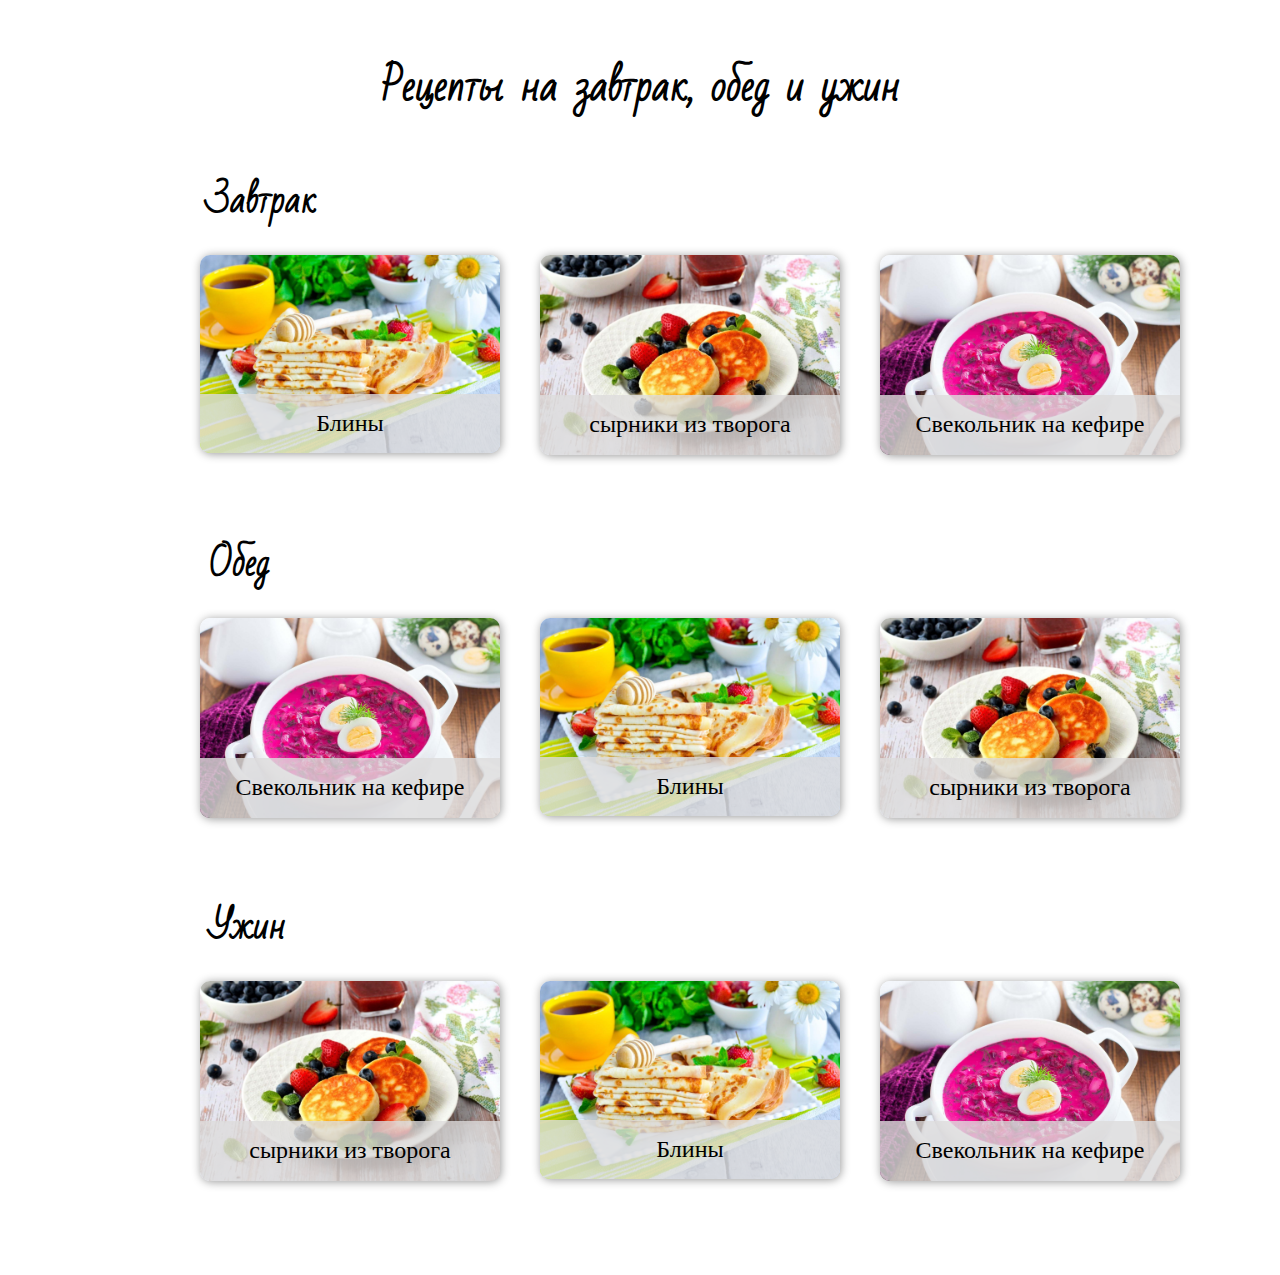
<file: index.html>
<!DOCTYPE html>
<html>
<head>
  <title>Рецепты на завтрак, обед и ужин</title>
  <link rel="stylesheet" type="text/css" href="style.css">
  <link rel="icon" type="image/png" href="/img/icon.png">

</head>
<body>
  <div class="container">
    <h1 class="title">Рецепты на завтрак, обед и ужин</h1>


    <h2 class="meal_time">Завтрак</h2>
    <div id="breakfast-menu" class="menu">
      
      <a href="/recipes/recipe1.html">
        <div class="food-container">
          <img src="img/blin/blin.jpg" alt="Картинка">
          <div class="food-overlay">
              <div class="food-text">Блины</div>
          </div>
      </div>
      </a>

      <a href="/recipes/recipe2.html">
        <div class="food-container">
          <img src="img/sirnik/sirnik.jpg" alt="Картинка">
          <div class="food-overlay">
              <div class="food-text">сырники из творога</div>
          </div>
      </div>
      </a>

      <a href="/recipes/recipe3.html">
        <div class="food-container">
          <img src="img/svekolnik/ssvekol.jpg" alt="Картинка">
          <div class="food-overlay">
              <div class="food-text">Свекольник на кефире </div>
          </div>
      </div>
      </a>

      
  
      
      
      
    </div>

    <h2 class="meal_time">Обед</h2>
    <div id="lunch-menu" class="menu">



      <a href="/recipes/recipe3.html">
        <div class="food-container">
          <img src="img/svekolnik/ssvekol.jpg" alt="Картинка">
          <div class="food-overlay">
              <div class="food-text">Свекольник на кефире </div>
          </div>
      </div>
      </a>

      <a href="/recipes/recipe1.html">
        <div class="food-container">
          <img src="img/blin/blin.jpg" alt="Картинка">
          <div class="food-overlay">
              <div class="food-text">Блины</div>
          </div>
      </div>
      </a>

      <a href="/recipes/recipe2.html">
        <div class="food-container">
          <img src="img/sirnik/sirnik.jpg" alt="Картинка">
          <div class="food-overlay">
              <div class="food-text">сырники из творога</div>
          </div>
      </div>
      </a>

      
     

    </div>

    <h2 class="meal_time">Ужин</h2>
    <div id="dinner-menu" class="menu">

      <a href="/recipes/recipe2.html">
        <div class="food-container">
          <img src="img/sirnik/sirnik.jpg" alt="Картинка">
          <div class="food-overlay">
              <div class="food-text">сырники из творога</div>
          </div>
      </div>
      </a>

      <a href="/recipes/recipe1.html">
        <div class="food-container">
          <img src="img/blin/blin.jpg" alt="Картинка">
          <div class="food-overlay">
              <div class="food-text">Блины</div>
          </div>
      </div>
      </a>

      

      <a href="/recipes/recipe3.html">
        <div class="food-container">
          <img src="img/svekolnik/ssvekol.jpg" alt="Картинка">
          <div class="food-overlay">
              <div class="food-text">Свекольник на кефире </div>
          </div>
      </div>
      </a>

    </div>
    
  </div>

  
  





  
</body>
</html>
</file>
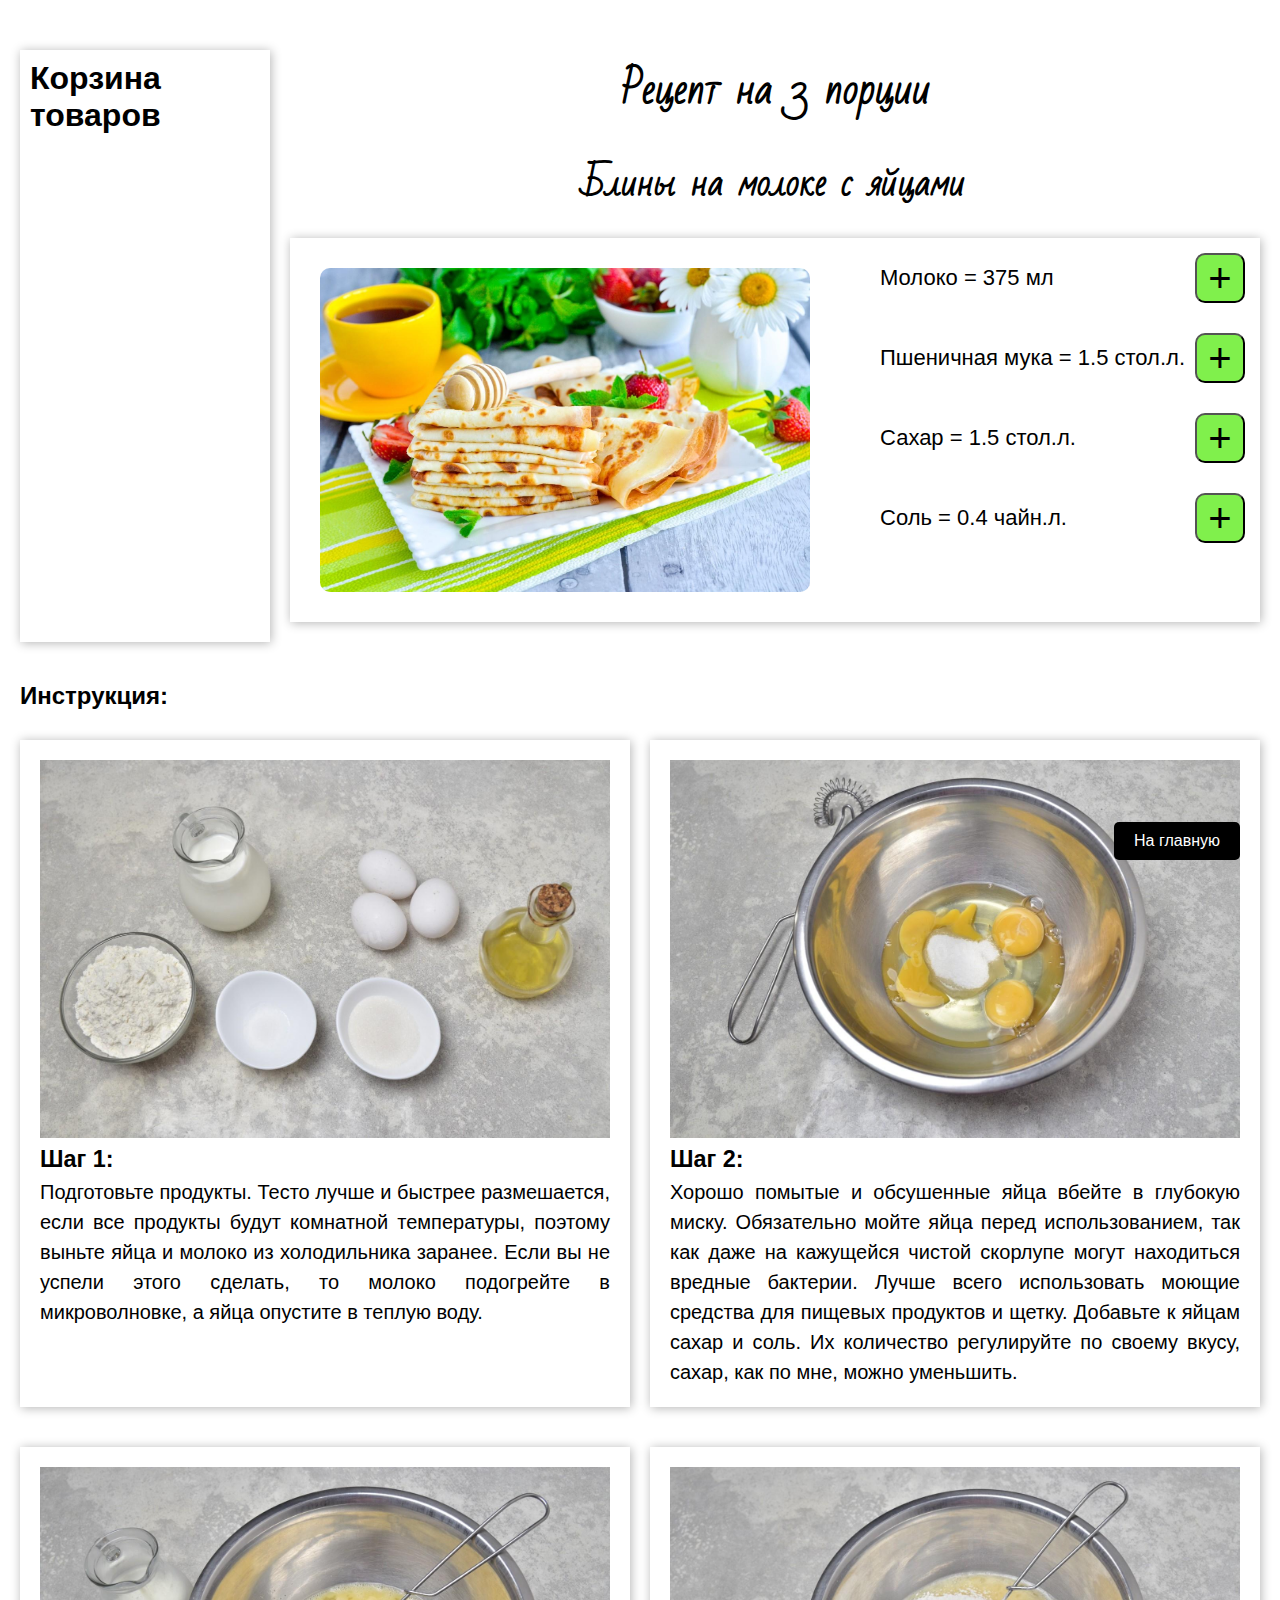
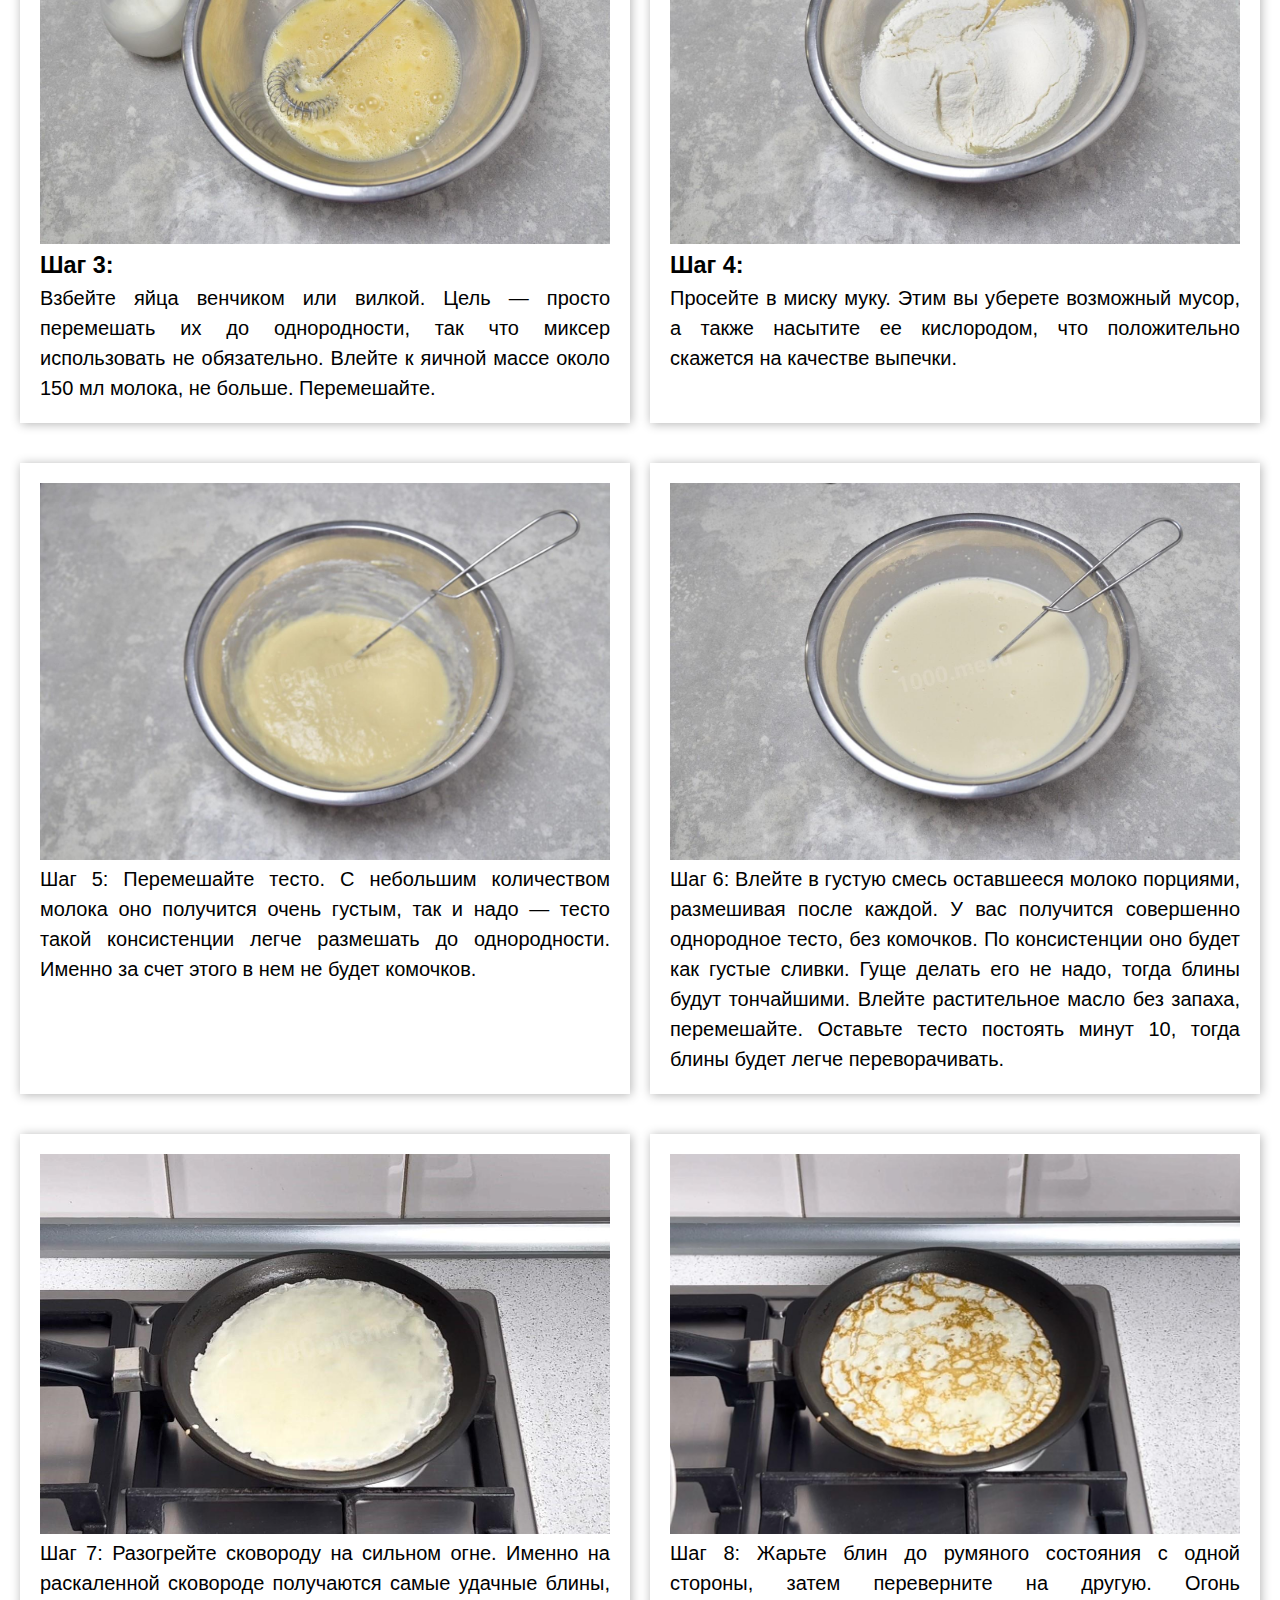
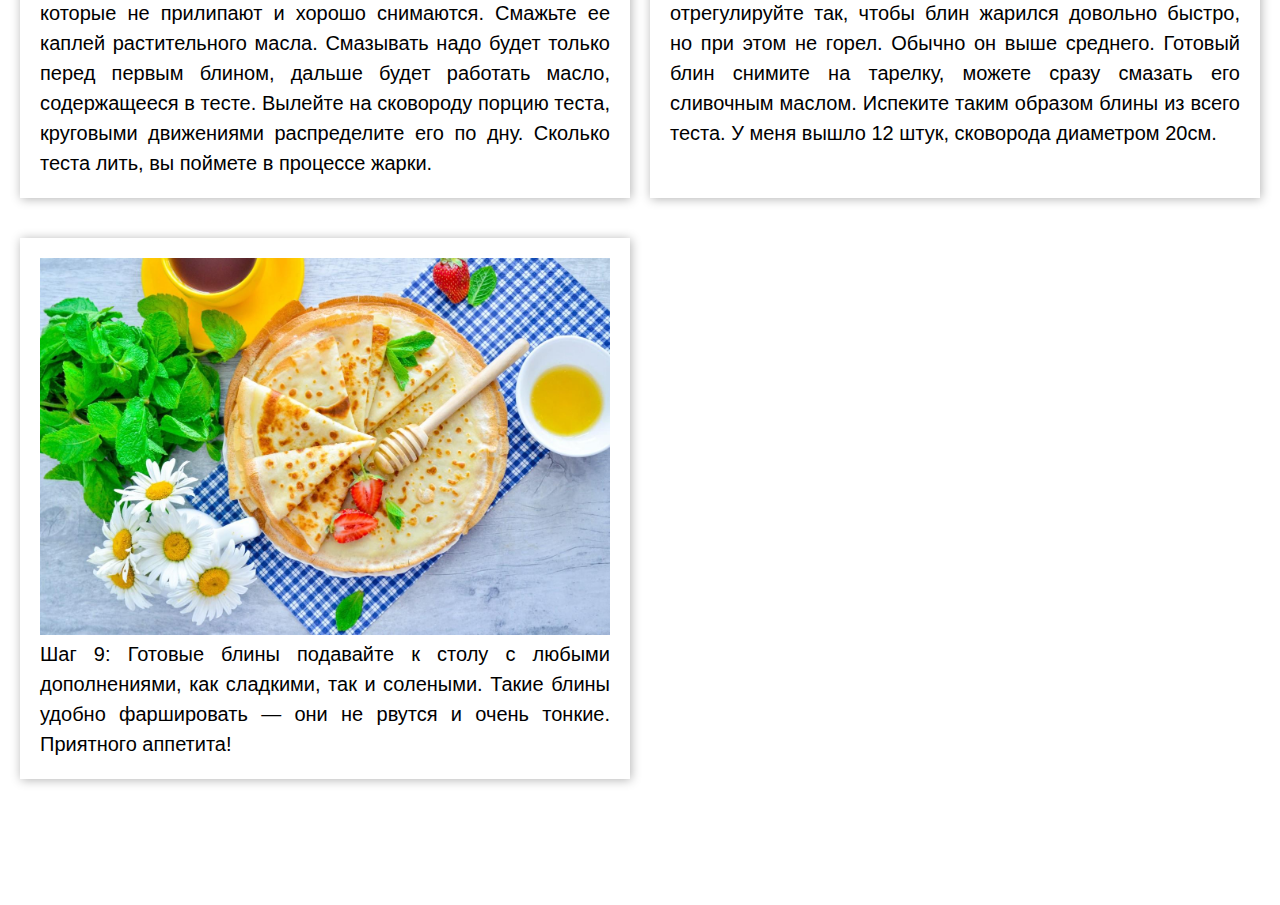
<file: recipes/recipe1.html>
<!DOCTYPE html>
<html>

<head>
  <title>Рецепт</title>
  <link rel="stylesheet" type="text/css" href="style.css">
</head>

<body>
  <div class="container">
    <div class="recipes">
      <aside class="basket">
        <ul class="basket-list">
          <h1>Корзина товаров</h1>
          <!-- <li>hello</li>
        <li>hello</li>
        <li>hello</li> -->
        </ul>
      </aside>


      <div class="recipe">
        <h1 class="title">Рецепт на 3 порции</h1>

        <h2 class="subtitle">Блины на молоке с яйцами </h2>
        <div class="recipe-container">
          <img class="recipe-image" src="/img/blin/blin.jpg" alt="Готовое блюдо">
          <div class="recipe-texts">
            <div class="recipe-text">
              <p><span>Молоко</span> = 375 мл</p>
              <button class="btn">&#43;</button>
            </div>
            <div class="recipe-text">
            <p><span>Пшеничная мука</span> = 1.5 стол.л.</p>
            <button class="btn">+</button>
          </div>
          <div class="recipe-text">
            <p><span>Сахар</span> = 1.5 стол.л.</p>
            <button class="btn">+</button>
          </div>
          <div class="recipe-text">
            <p><span>Соль</span> = 0.4 чайн.л.</p>
            <button class="btn">+</button>
          </div>
        </div>

      </div>
    </div>




    <div class="steps">
      <h2 class="instruction">Инструкция:</h2>
      <div class="steps-container">
        <div class="step">
          <img class="step-image" src="/img/blin/step-1.jpg" alt="Шаг 1">
          <div class="step-text">
            <h3>Шаг 1:</h3>
            <p> Подготовьте продукты.
              Тесто лучше и быстрее размешается,
              если все продукты будут комнатной
              температуры, поэтому выньте яйца
              и молоко из холодильника заранее.
              Если вы не успели этого сделать,
              то молоко подогрейте в микроволновке,
              а яйца опустите в теплую воду.
            </p>
          </div>
        </div>

        <div class="step">
          <img class="step-image" src="/img/blin/step-2.jpg" alt="Шаг 1">
          <div class="step-text">
            <h3>Шаг 2:</h3>
            <p>Хорошо помытые и обсушенные яйца вбейте в глубокую миску. Обязательно мойте яйца перед
              использованием, так как даже на кажущейся чистой скорлупе могут находиться вредные бактерии. Лучше всего
              использовать моющие средства для пищевых продуктов и щетку. Добавьте к яйцам сахар и соль. Их количество
              регулируйте по своему вкусу, сахар, как по мне, можно уменьшить.
            </p>
          </div>
        </div>

        <div class="step">
          <img class="step-image" src="/img/blin/step-3.jpg" alt="Шаг 1">
          <div class="step-text">
            <h3>Шаг 3:</h3>
            <p> Взбейте яйца венчиком или вилкой. Цель — просто перемешать их до однородности, так что миксер
              использовать не обязательно. Влейте к яичной массе около 150 мл молока, не больше. Перемешайте.
            </p>
          </div>
        </div>

        <div class="step">
          <img class="step-image" src="/img/blin/step-4.jpg" alt="Шаг 1">
          <div class="step-text">
            <h3>Шаг 4:</h3>
            <p> Просейте в миску муку. Этим вы уберете возможный мусор, а также насытите ее кислородом, что
              положительно скажется на качестве выпечки.
            </p>
          </div>
        </div>


        <div class="step">
          <img class="step-image" src="/img/blin/step-5.jpg" alt="Шаг 1">
          <div class="step-text">
            <p>Шаг 5: Перемешайте тесто. С небольшим количеством молока оно получится очень густым, так и надо — тесто
              такой консистенции легче размешать до однородности. Именно за счет этого в нем не будет комочков.
            </p>
          </div>
        </div>

        <div class="step">
          <img class="step-image" src="/img/blin/step-6.jpg" alt="Шаг 1">
          <div class="step-text">
            <p>Шаг 6: Влейте в густую смесь оставшееся молоко порциями, размешивая после каждой. У вас получится
              совершенно однородное тесто, без комочков. По консистенции оно будет как густые сливки. Гуще делать его
              не
              надо, тогда блины будут тончайшими. Влейте растительное масло без запаха, перемешайте. Оставьте тесто
              постоять минут 10, тогда блины будет легче переворачивать.
            </p>
          </div>
        </div>

        <div class="step">
          <img class="step-image" src="/img/blin/step-7.jpg" alt="Шаг 1">
          <div class="step-text">
            <p>Шаг 7: Разогрейте сковороду на сильном огне. Именно на раскаленной сковороде получаются самые удачные
              блины, которые не прилипают и хорошо снимаются. Смажьте ее каплей растительного масла. Смазывать надо
              будет
              только перед первым блином, дальше будет работать масло, содержащееся в тесте. Вылейте на сковороду
              порцию
              теста, круговыми движениями распределите его по дну. Сколько теста лить, вы поймете в процессе жарки.
            </p>
          </div>
        </div>

        <div class="step">
          <img class="step-image" src="/img/blin/step-8.jpg" alt="Шаг 1">
          <div class="step-text">
            <p>Шаг 8: Жарьте блин до румяного состояния с одной стороны, затем переверните на другую. Огонь
              отрегулируйте
              так, чтобы блин жарился довольно быстро, но при этом не горел. Обычно он выше среднего. Готовый блин
              снимите
              на тарелку, можете сразу смазать его сливочным маслом. Испеките таким образом блины из всего теста. У
              меня
              вышло 12 штук, сковорода диаметром 20см.
            </p>
          </div>
        </div>

        <div class="step">
          <img class="step-image" src="/img/blin/step-9.jpg" alt="Шаг 1">
          <div class="step-text">
            <p>Шаг 9: Готовые блины подавайте к столу с любыми дополнениями, как сладкими, так и солеными. Такие блины
              удобно фаршировать — они не рвутся и очень тонкие. Приятного аппетита!
            </p>
          </div>
        </div>
      </div>
    </div>


    <br>
    <!-- <a href="ingredient-list.html">Добавить ингредиенты в список</a> -->
  </div>
  <br>


  <a href="/index.html" class="back-to-top">На главную</a>
  </div>


  </div>

  <script src=".././script.js"></script>
</body>

</html>
</file>
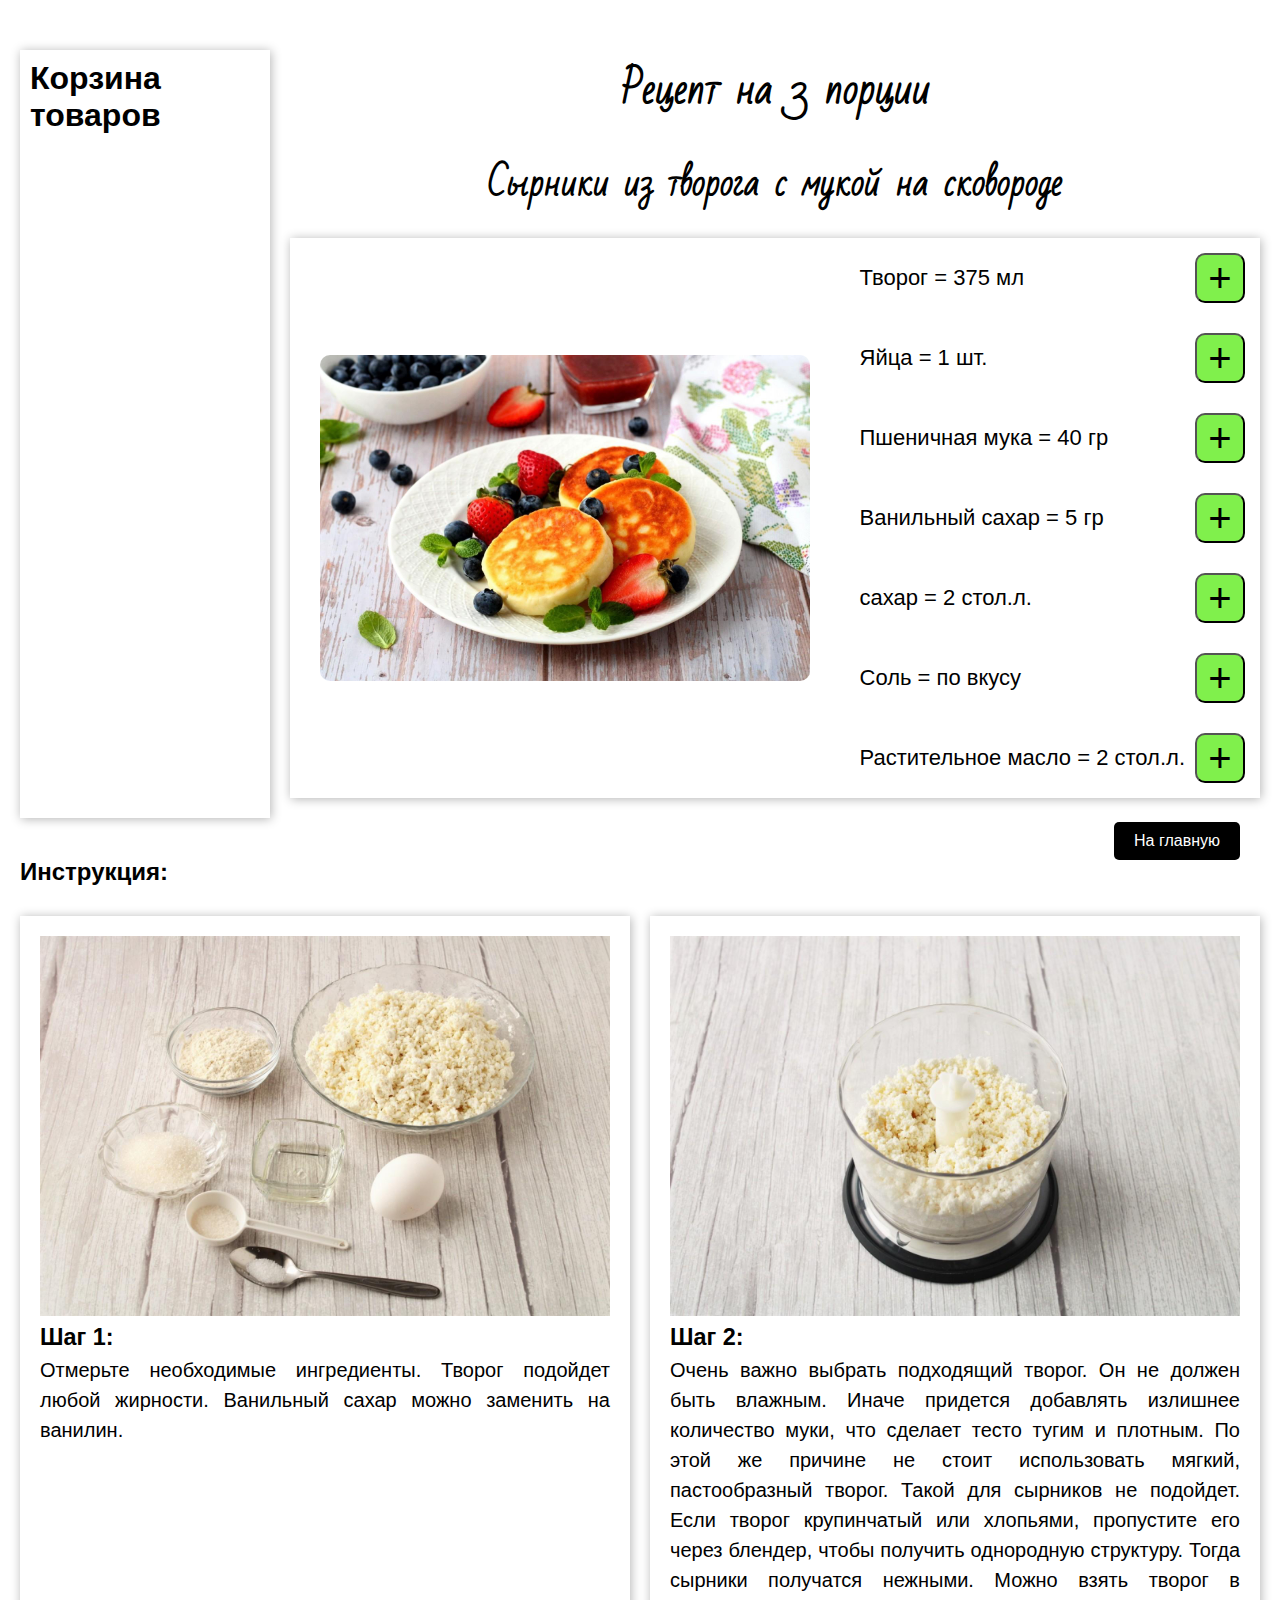
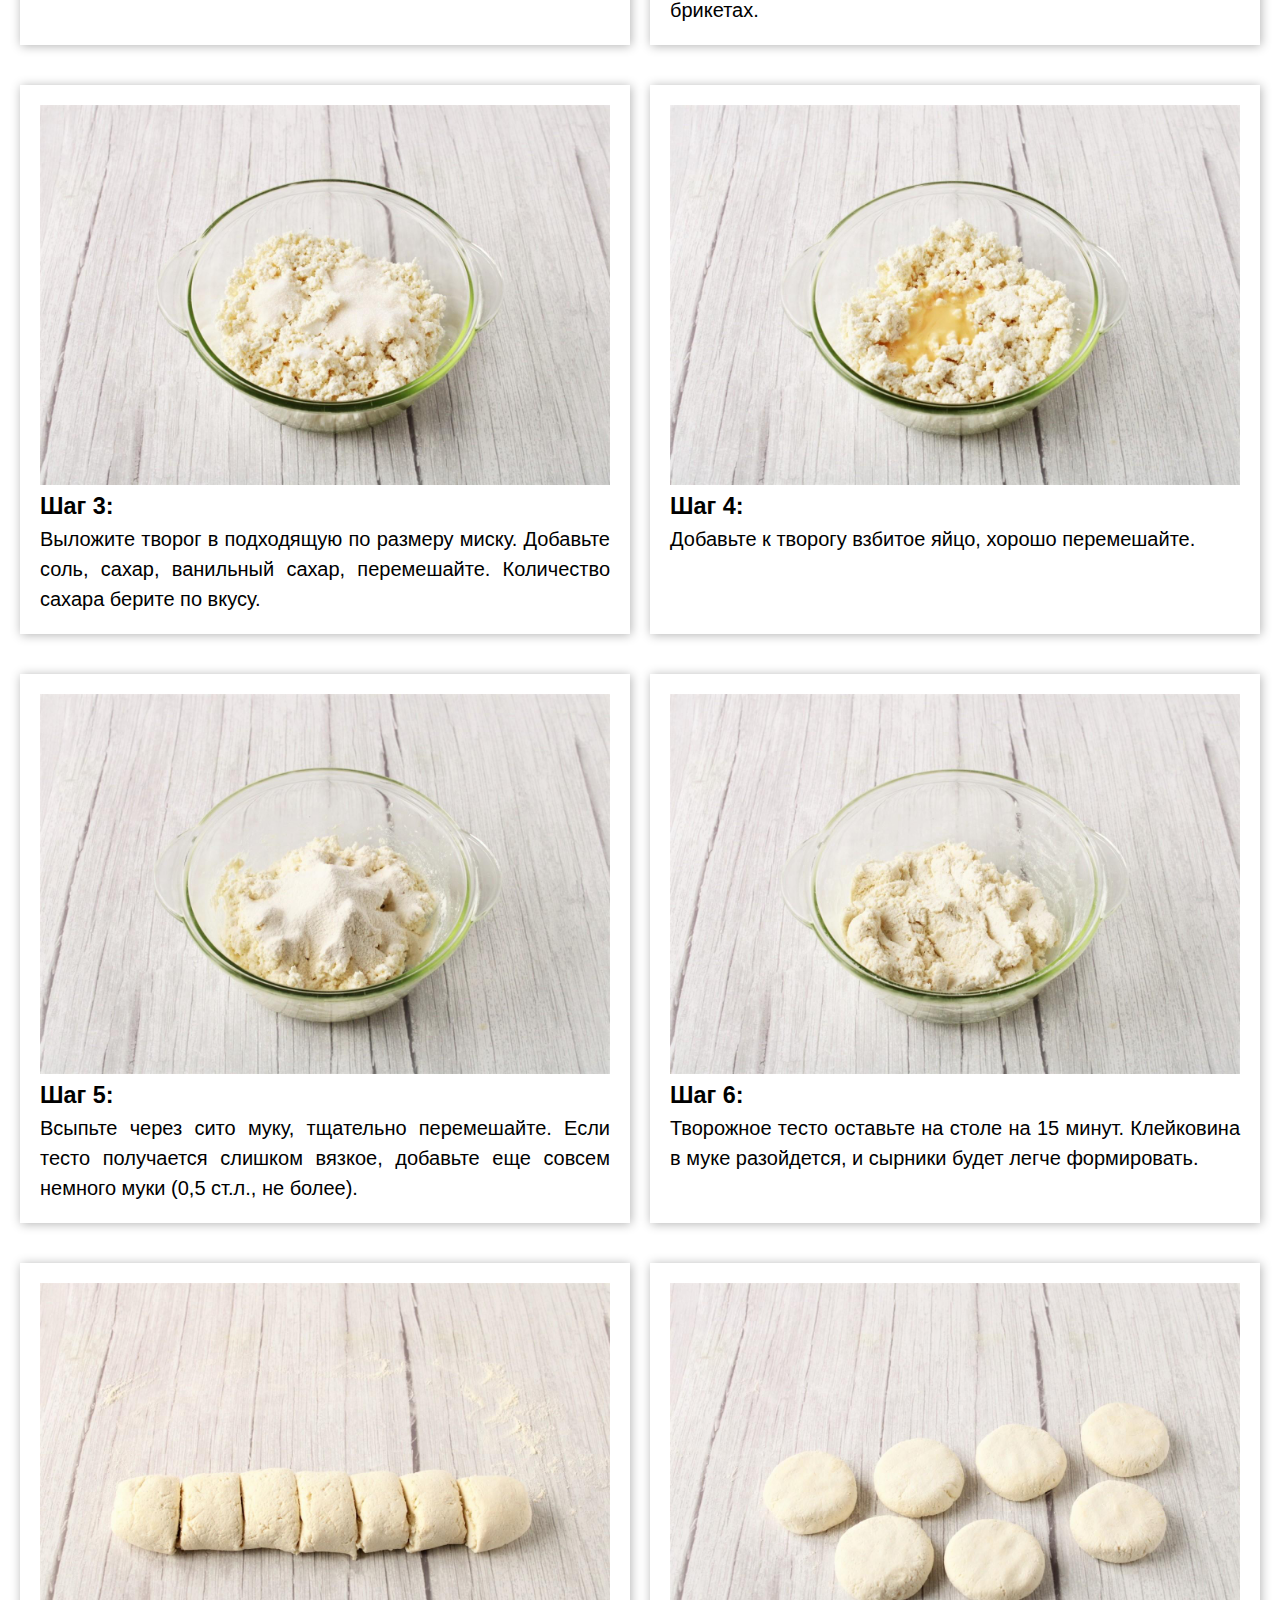
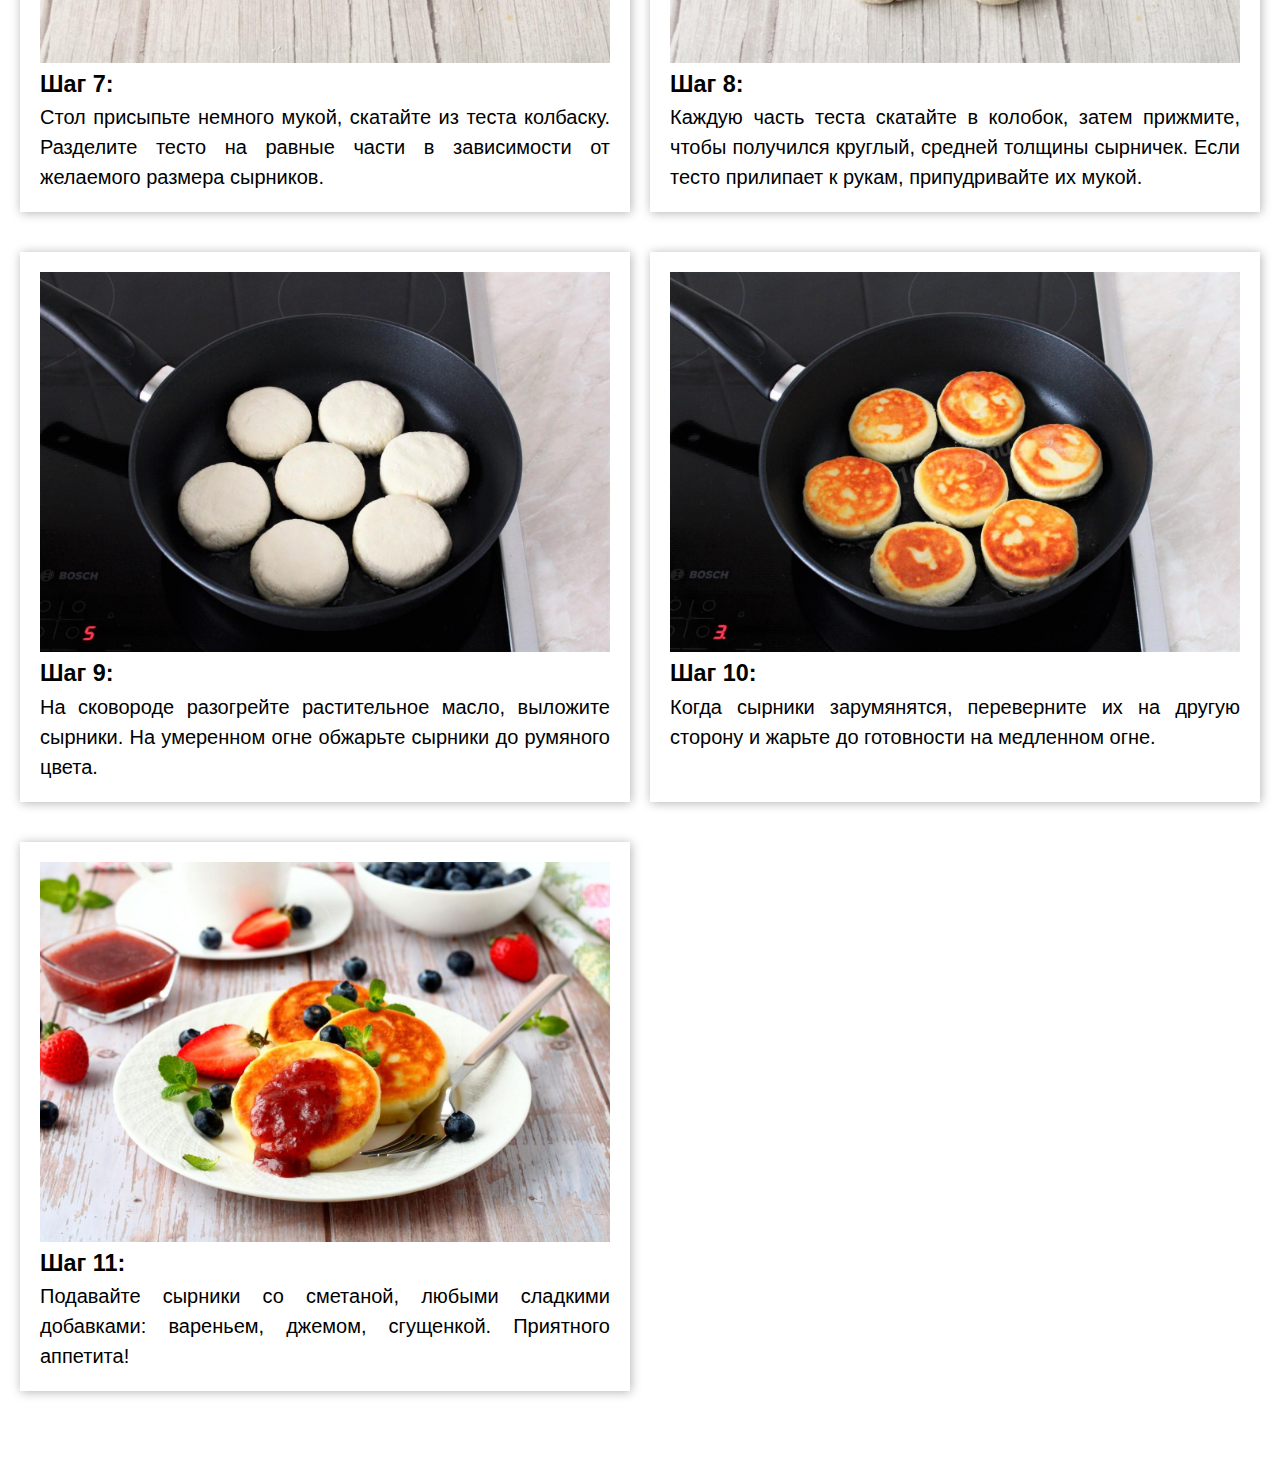
<file: recipes/recipe2.html>
<!DOCTYPE html>
<html>

<head>
  <title>Рецепт</title>
  <link rel="stylesheet" type="text/css" href="style.css">
</head>

<body>
  <div class="container">
    <div class="recipes">
      <aside class="basket">
        <ul class="basket-list">
          <h1>Корзина товаров</h1>
          
        </ul>
      </aside>


      <div class="recipe">
        <h1 class="title">Рецепт на 3 порции</h1>

        <h2 class="subtitle">Сырники из творога с мукой на сковороде </h2>
        <div class="recipe-container">
          <img class="recipe-image" src="/img/sirnik/sirnik.jpg" alt="Готовое блюдо">
          <div class="recipe-texts">

            <div class="recipe-text">
              <p><span>Творог</span> = 375 мл</p>
              <button class="btn">&#43;</button>
            </div>

            <div class="recipe-text">
            <p><span>Яйца</span> = 1 шт.</p>
            <button class="btn">+</button>
          </div>

          <div class="recipe-text">
            <p><span>Пшеничная мука</span> = 40 гр</p>
            <button class="btn">+</button>
          </div>

          <div class="recipe-text">
            <p><span>Ванильный сахар</span> = 5 гр </p>
            <button class="btn">+</button>
          </div>
          
          <div class="recipe-text">
            <p><span>сахар</span> = 2 стол.л. </p>
            <button class="btn">+</button>
          </div>

          <div class="recipe-text">
            <p><span>Соль</span> = по вкусу</p>
            <button class="btn">+</button>
          </div>

          <div class="recipe-text">
            <p><span>Растительное масло</span> = 2 стол.л.</p>
            <button class="btn">+</button>
          </div>


        </div>

      </div>
    </div>




    <div class="steps">
      <h2 class="instruction">Инструкция:</h2>
      <div class="steps-container">
        <div class="step">
          <img class="step-image" src="/img/sirnik/step-1.jpg" alt="Шаг 1">
          <div class="step-text">
            <h3>Шаг 1:</h3>
            <p> Отмерьте необходимые ингредиенты. Творог подойдет любой жирности. Ванильный сахар можно заменить на ванилин.
          </div>
        </div>

        <div class="step">
          <img class="step-image" src="/img/sirnik/step-2.jpg" alt="Шаг 2">
          <div class="step-text">
            <h3>Шаг 2:</h3>
            <p>         
              Очень важно выбрать подходящий творог. Он не должен быть влажным. Иначе придется добавлять излишнее количество муки, что сделает тесто тугим и плотным. По этой же причине не стоит использовать мягкий, пастообразный творог. Такой для сырников не подойдет. Если творог крупинчатый или хлопьями, пропустите его через блендер, чтобы получить однородную структуру. Тогда сырники получатся нежными. Можно взять творог в брикетах.
            </p>
          </div>
        </div>

        <div class="step">
          <img class="step-image" src="/img/sirnik/step-3.jpg" alt="Шаг 3">
          <div class="step-text">
            <h3>Шаг 3:</h3>
            <p> 
              Выложите творог в подходящую по размеру миску. Добавьте соль, сахар, ванильный сахар, перемешайте. Количество сахара берите по вкусу.
            </p>
          </div>
        </div>

        <div class="step">
          <img class="step-image" src="/img/sirnik/step-4.jpg" alt="Шаг 4">
          <div class="step-text">
            <h3>Шаг 4:</h3>
            <p>
               Добавьте к творогу взбитое яйцо, хорошо перемешайте.
            </p>
          </div>
        </div>


        <div class="step">
          <img class="step-image" src="/img/sirnik/step-5.jpg" alt="Шаг 5">
          <div class="step-text">
            <h3>Шаг 5:</h3>
            <p>
              Всыпьте через сито муку, тщательно перемешайте. Если тесто получается слишком вязкое, добавьте еще совсем немного муки (0,5 ст.л., не более).
          </p>
          </div>
        </div>

        <div class="step">
          <img class="step-image" src="/img/sirnik/step-6.jpg" alt="Шаг 6">
          <div class="step-text">
            <h3>Шаг 6:</h3>
            <p>    
              Творожное тесто оставьте на столе на 15 минут. Клейковина в муке разойдется, и сырники будет легче формировать.
            </p>
          </div>
        </div>

        <div class="step">
          <img class="step-image" src="/img/sirnik/step-7.jpg" alt="Шаг 7">
          <div class="step-text">
            <h3>Шаг 7:</h3>
            <p>    
              Стол присыпьте немного мукой, скатайте из теста колбаску. Разделите тесто на равные части в зависимости от желаемого размера сырников.
            </p>
          </div>
        </div>

        <div class="step">
          <img class="step-image" src="/img/sirnik/step-8.jpg" alt="Шаг 8">
          <div class="step-text">
            <h3>Шаг 8:</h3>
            <p>     
              Каждую часть теста скатайте в колобок, затем прижмите, чтобы получился круглый, средней толщины сырничек. Если тесто прилипает к рукам, припудривайте их мукой.
            </p>
          </div>
        </div>

        <div class="step">
          <img class="step-image" src="/img/sirnik/step-9.jpg" alt="Шаг 9">
          <div class="step-text">
            <h3>Шаг 9:</h3>
            <p>
              На сковороде разогрейте растительное масло, выложите сырники. На умеренном огне обжарьте сырники до румяного цвета.
            </p>
          </div>
        </div>


        <div class="step">
          <img class="step-image" src="/img/sirnik/step-10.jpg" alt="Шаг 10">
          <div class="step-text">
            <h3>Шаг 10:</h3>
            <p>
              Когда сырники зарумянятся, переверните их на другую сторону и жарьте до готовности на медленном огне.
            </p>
          </div>
        </div>

        
        <div class="step">
          <img class="step-image" src="/img/sirnik/step-11.jpg" alt="Шаг 11">
          <div class="step-text">
            <h3>Шаг 11:</h3>
             <p>
              Подавайте сырники со сметаной, любыми сладкими добавками: вареньем, джемом, сгущенкой. Приятного аппетита!
            </p>
          </div>
        </div>




      </div>
    </div>


  
  </div>
  <br>


  <a href="/index.html" class="back-to-top">На главную</a>
  </div>


  </div>

  <script src=".././script.js"></script>
</body>

</html>
</file>
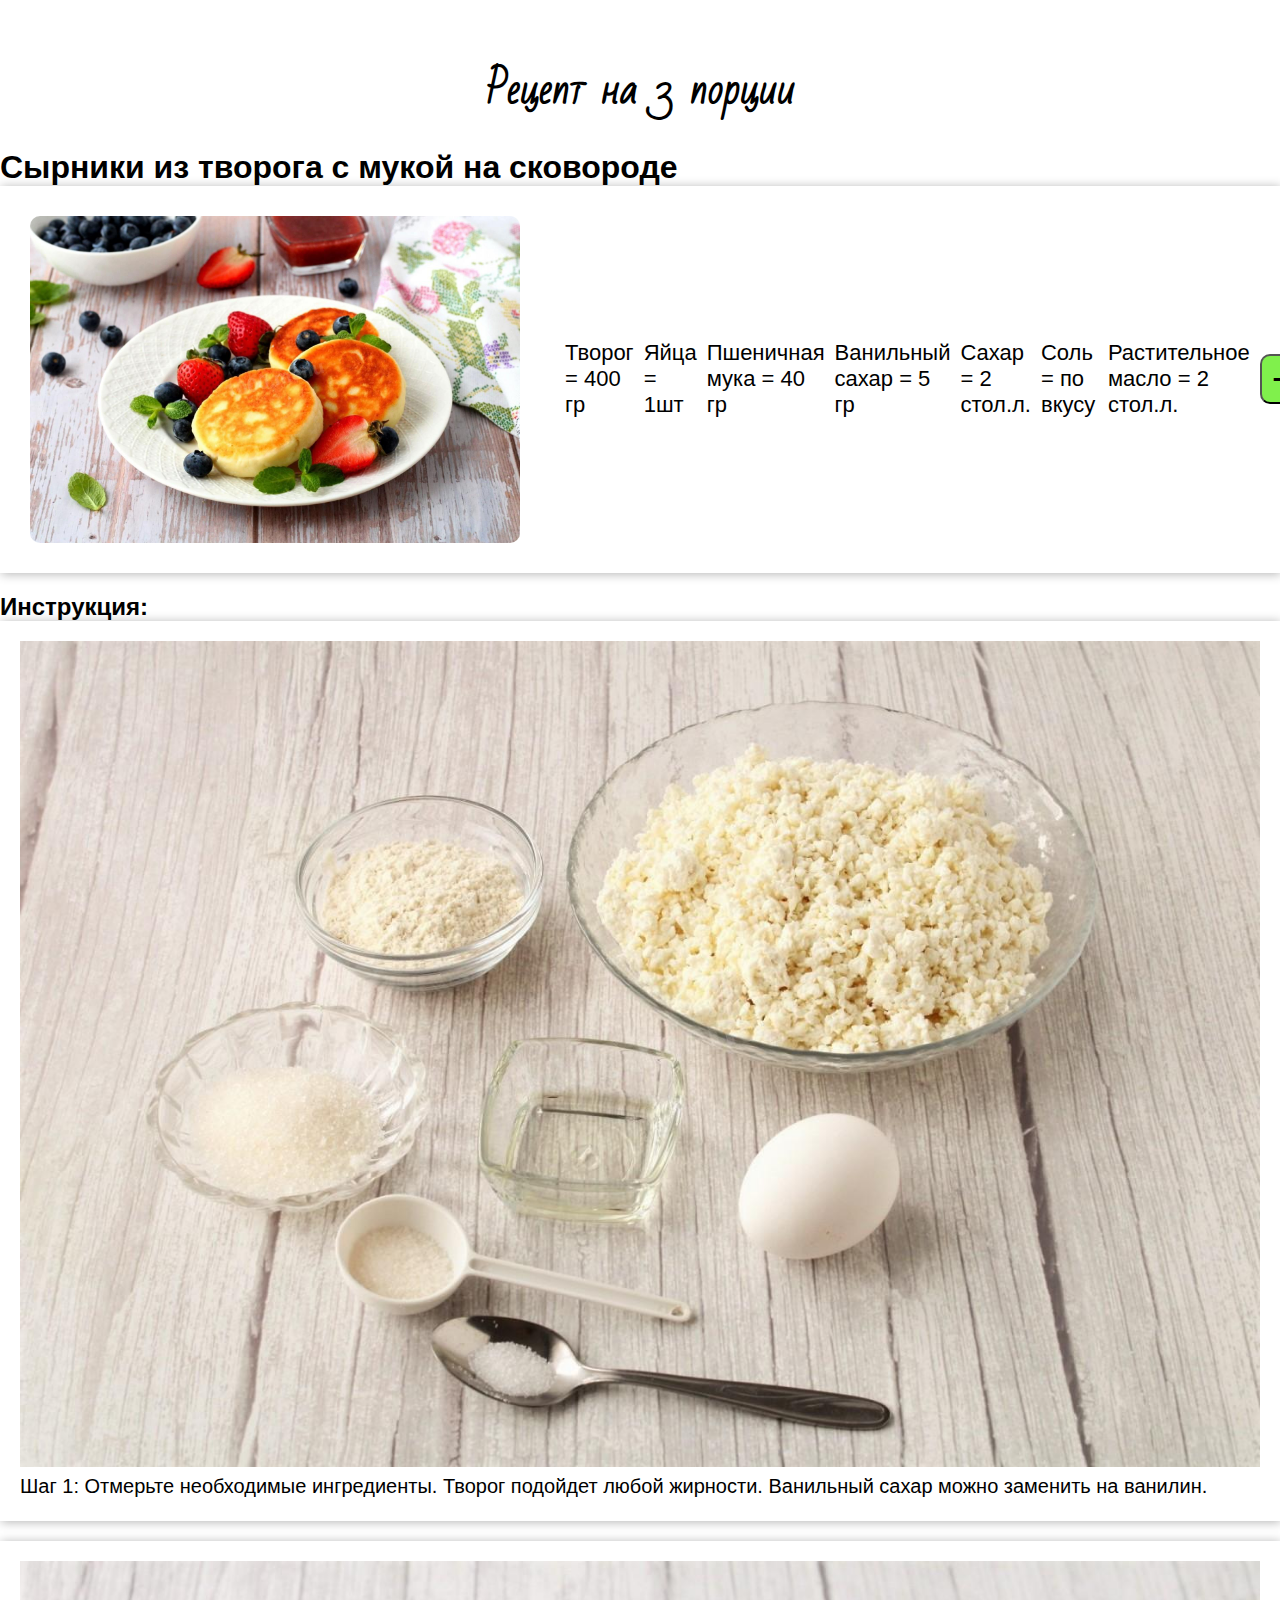
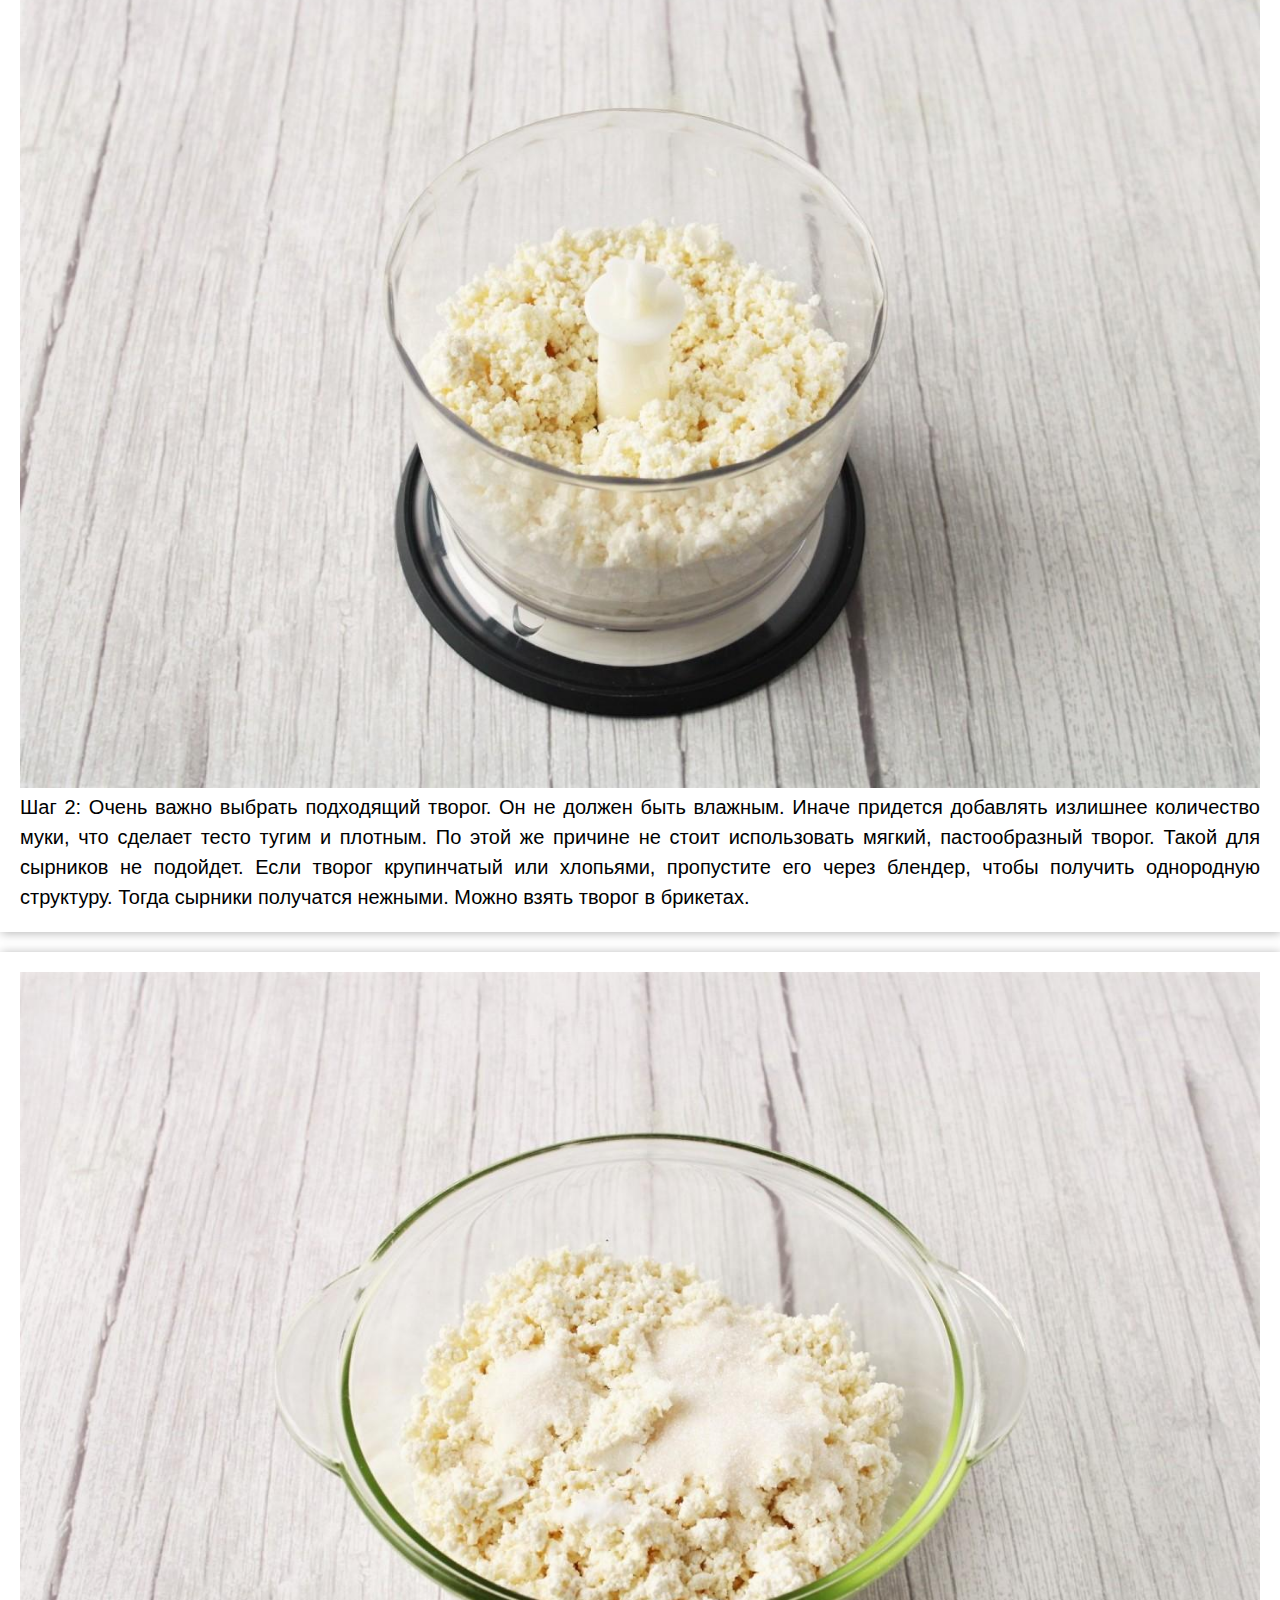
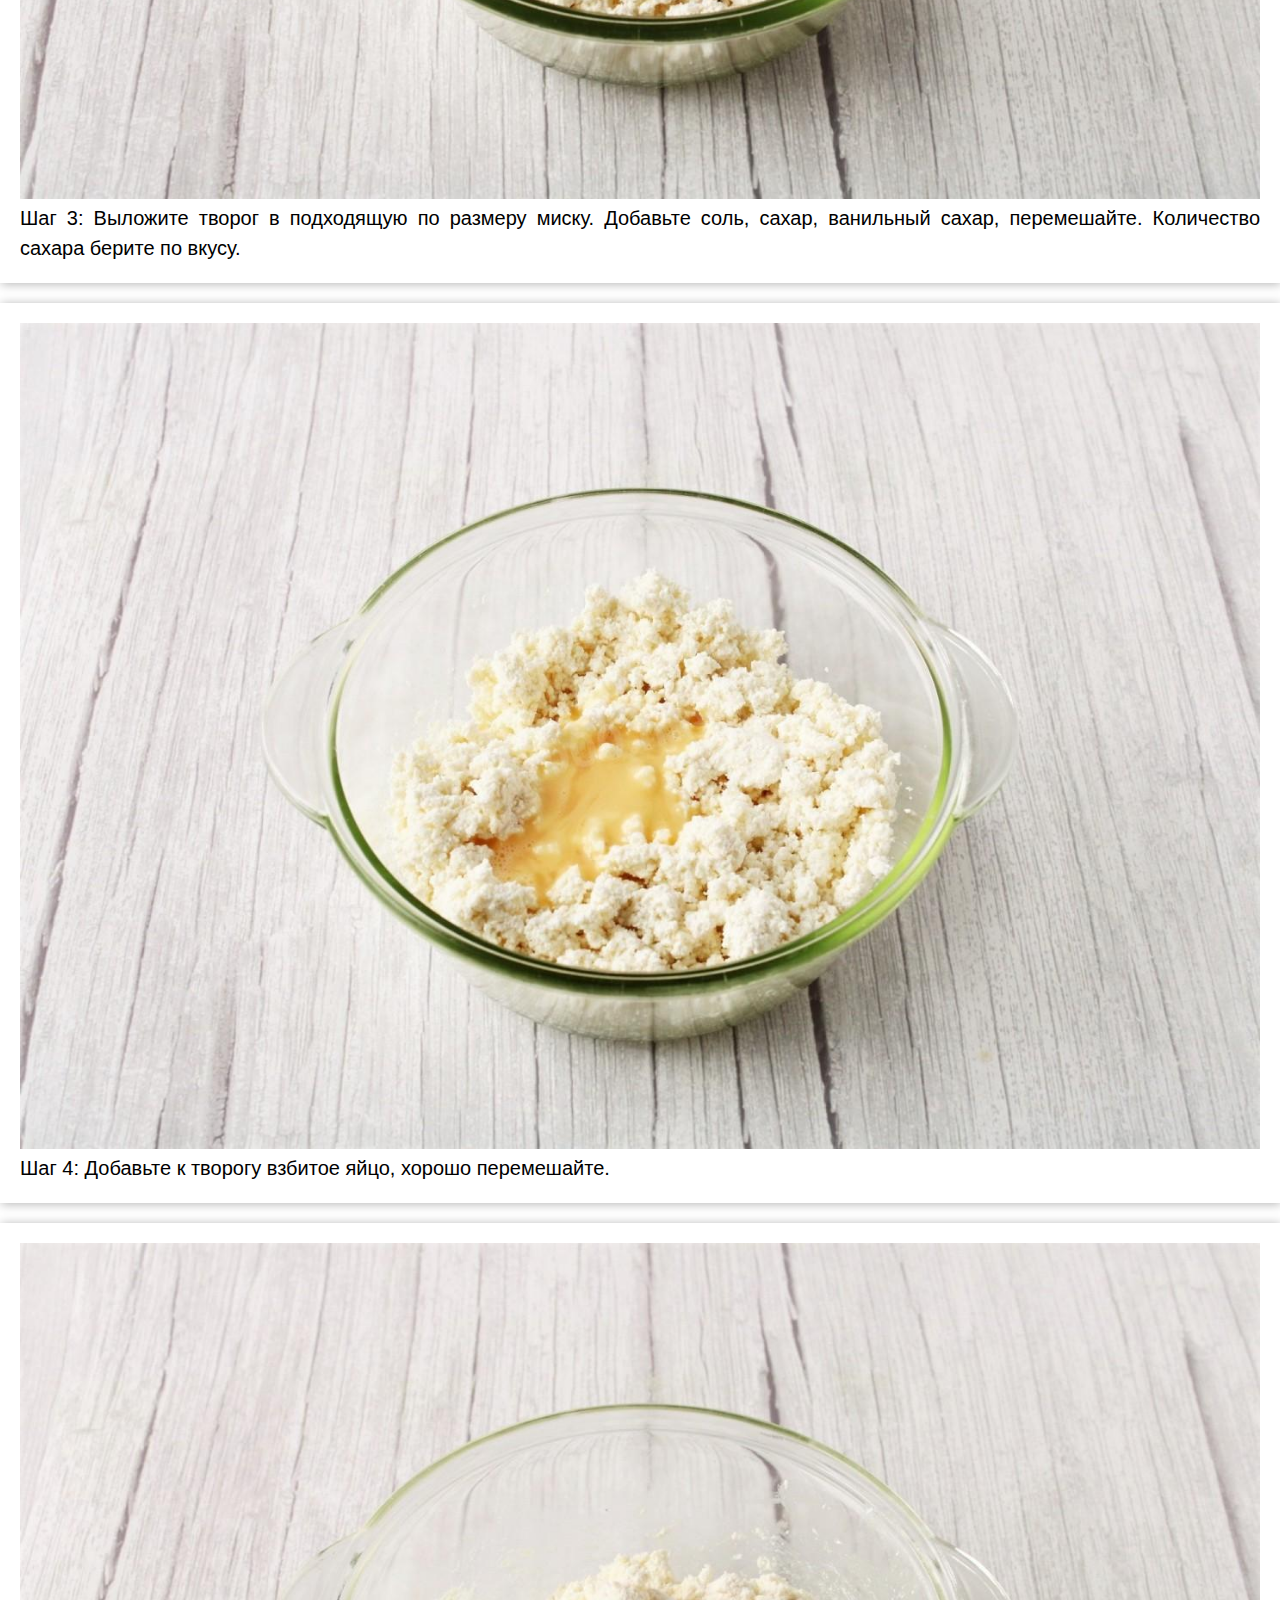
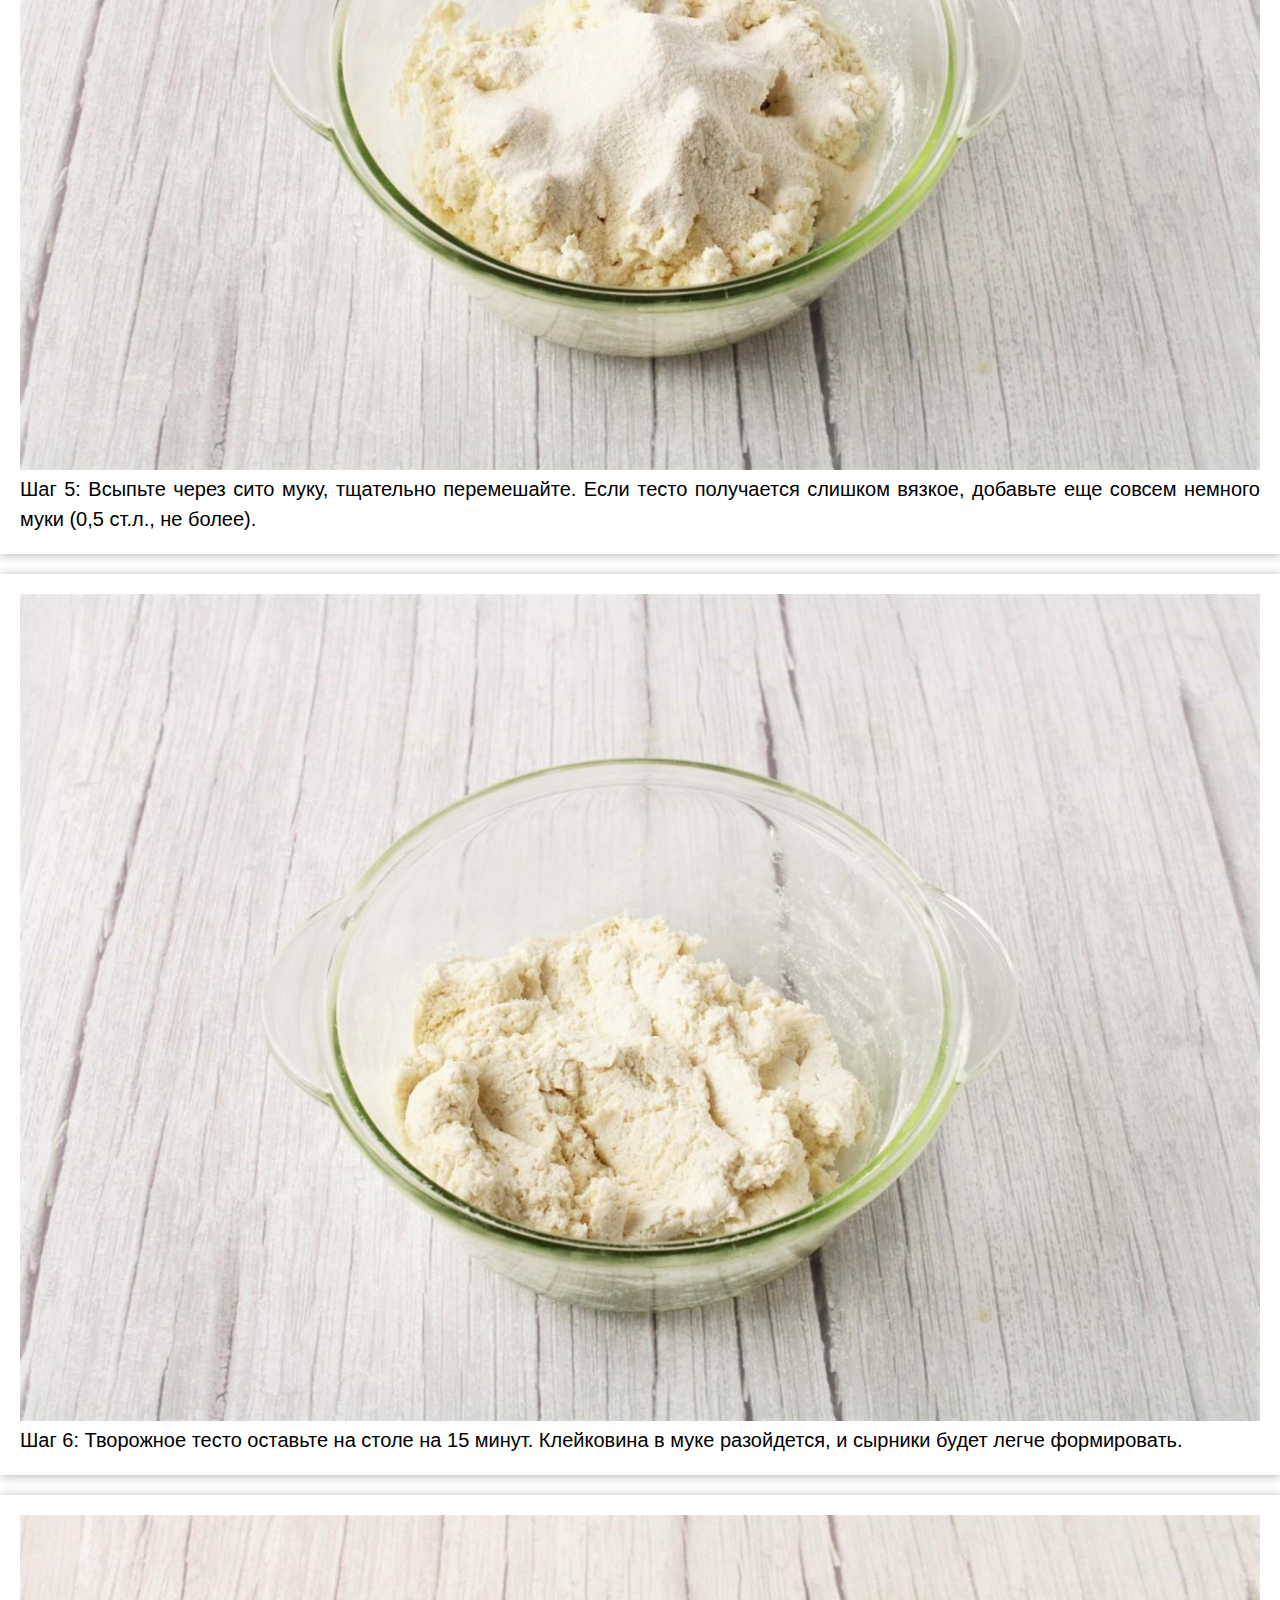
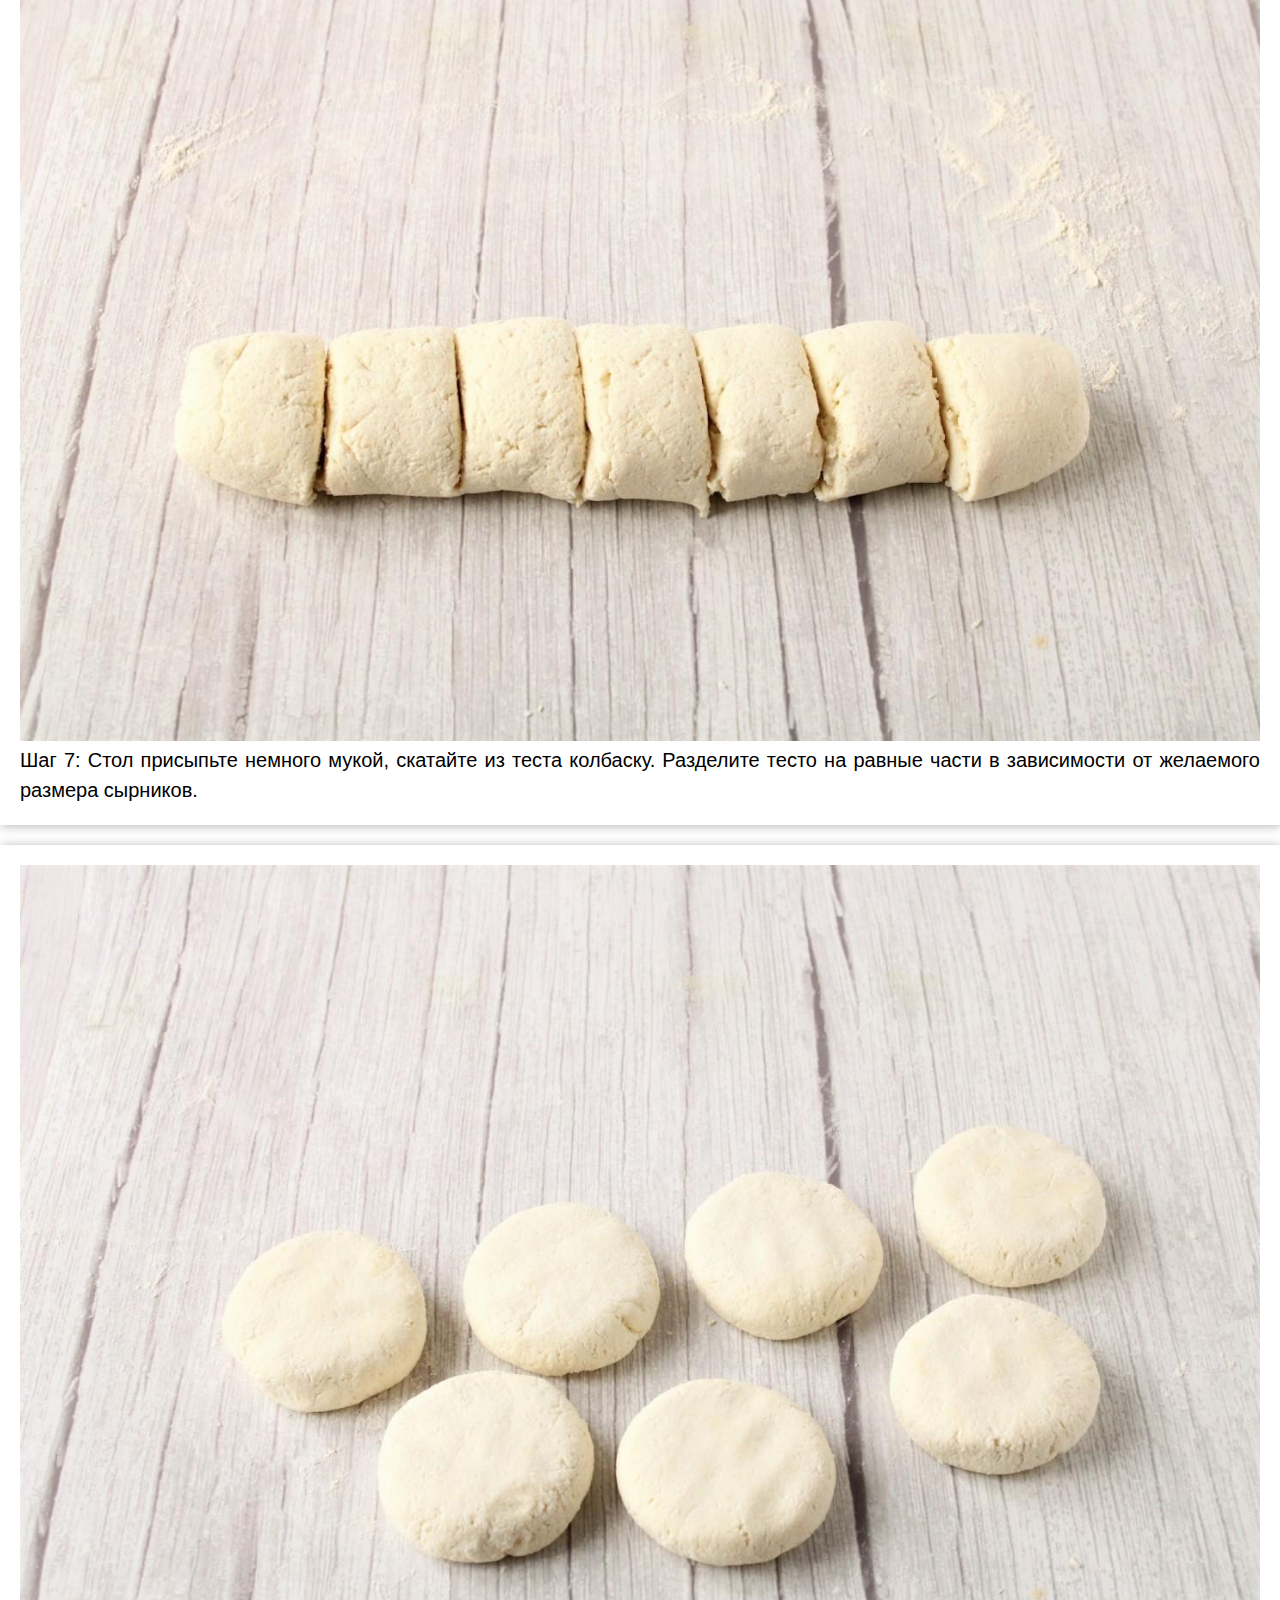
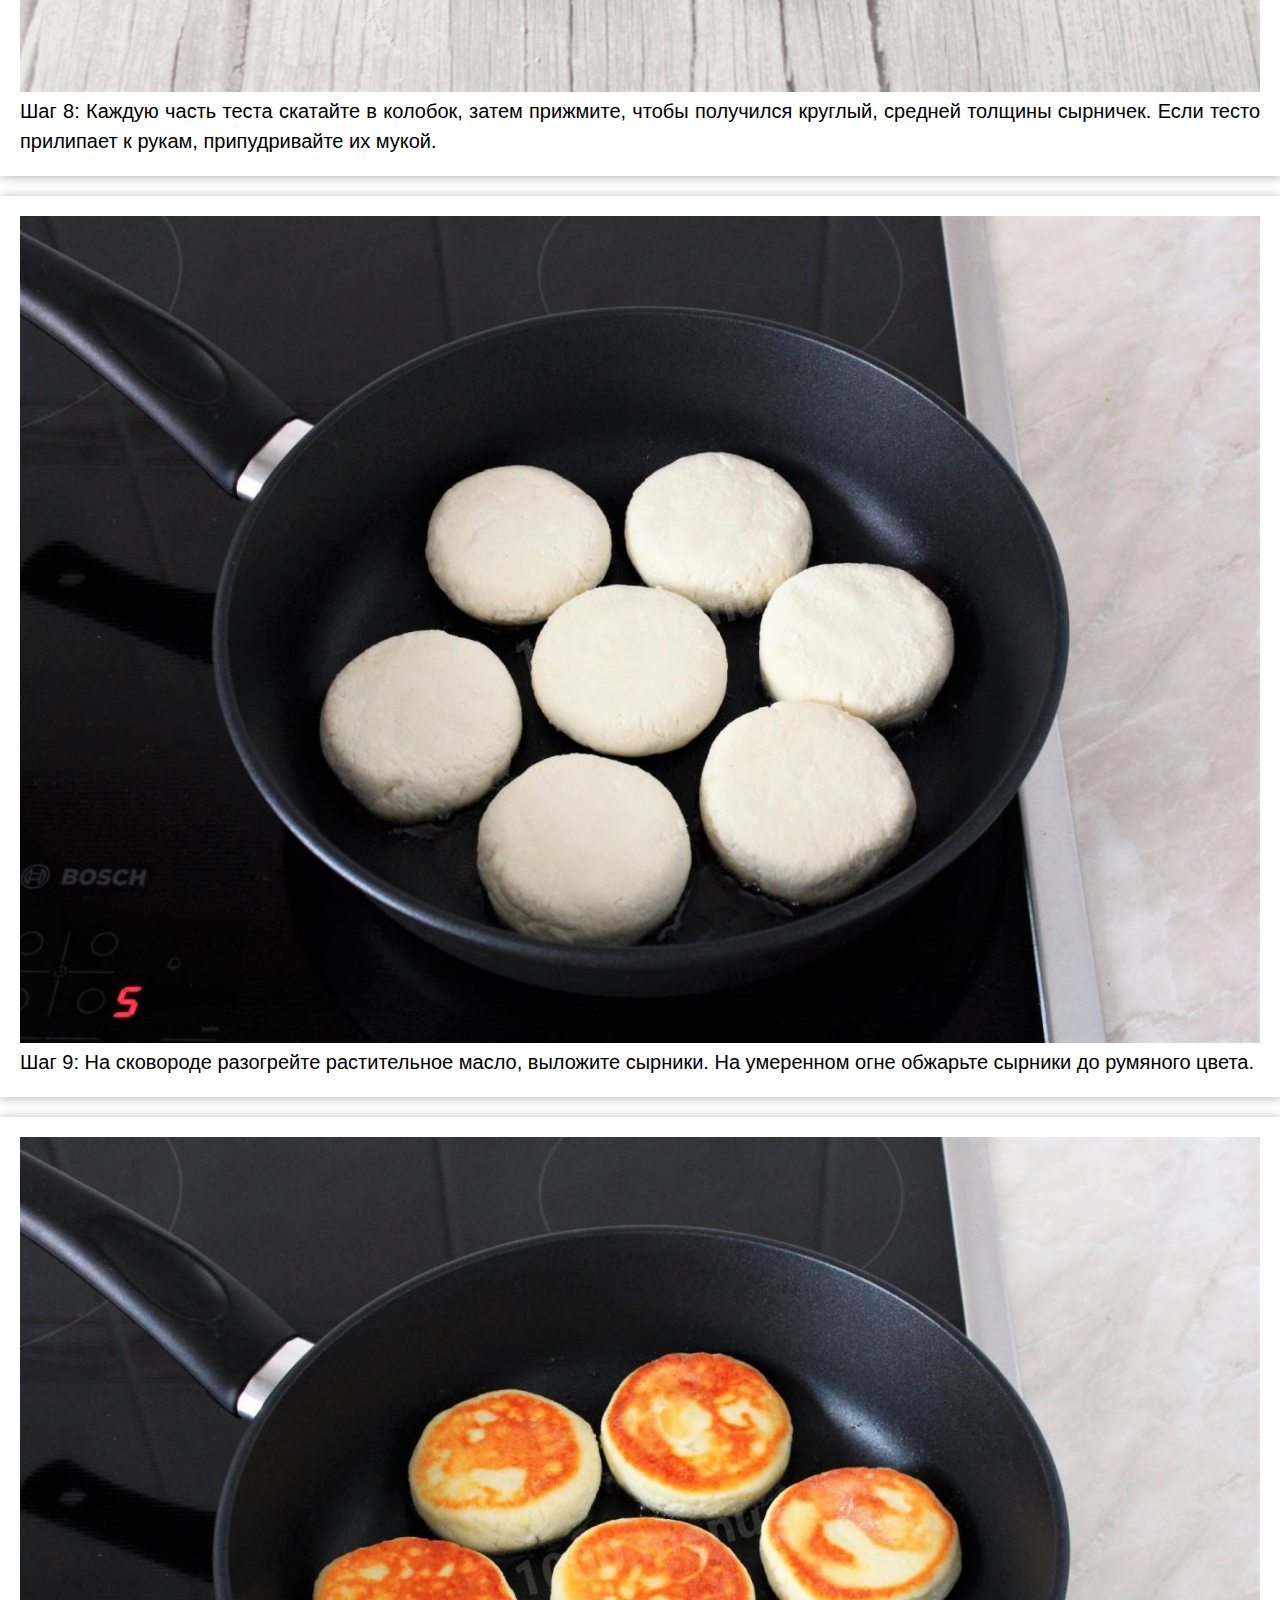
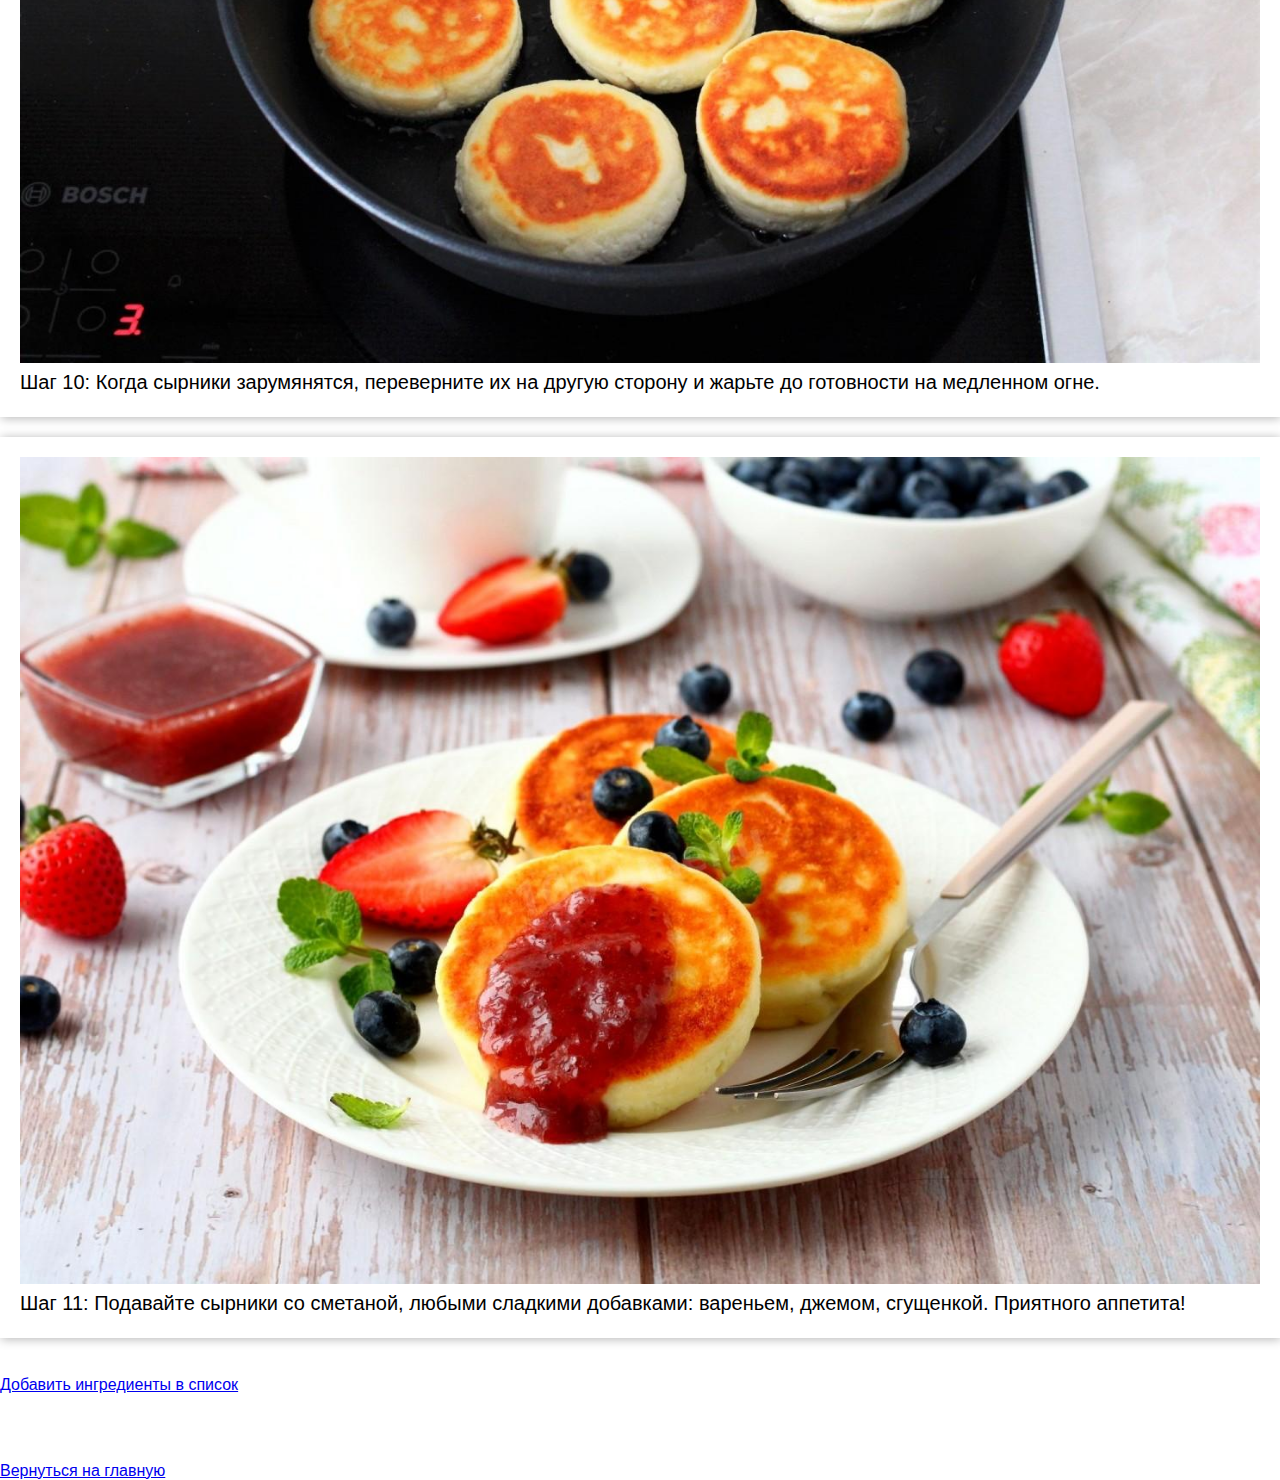
<file: recipes/recipe2_old.html>
<!DOCTYPE html>
<html>
<head>
  <title>Рецепт</title>
  <link rel="stylesheet" type="text/css" href="style.css">
</head>
<body>
  
  <div class="container">
    <h1 class="title">Рецепт на 3 порции</h1>

    <h1>Сырники из творога с мукой на сковороде </h1>

    
    <div class="recipe-container">
      <img class="recipe-image" src="/img/sirnik/sirnik.jpg" alt="Готовое блюдо">
      <div class="recipe-text">
        <p>Творог = 400 гр</p> 
        <p>Яйца = 1шт</p>
        <p>Пшеничная мука = 40 гр</p>
        <p> Ванильный сахар = 5 гр</p>
        <p>Сахар = 2 стол.л.</p>
        <p>Соль = по вкусу</p>
        <p>Растительное масло = 2 стол.л.</p>
        <button class="btn">+</button>
          
      </div>
  </div>

    <h2>Инструкция:</h2>

    <div class="step">
        <img class="step-image" src="/img/sirnik/step-1.jpg" alt="Шаг 1">
        <div class="step-text">
            <p>Шаг 1:
               Отмерьте необходимые ингредиенты. Творог подойдет любой жирности. Ванильный сахар можно заменить на ванилин.
            </p>
        </div>
    </div>

    <div class="step">
      <img class="step-image" src="/img/sirnik/step-2.jpg" alt="Шаг 1">
      <div class="step-text">
          <p>Шаг 2:
            Очень важно выбрать подходящий творог. Он не должен быть влажным. Иначе придется добавлять излишнее количество муки, что сделает тесто тугим и плотным. По этой же причине не стоит использовать мягкий, пастообразный творог. Такой для сырников не подойдет. Если творог крупинчатый или хлопьями, пропустите его через блендер, чтобы получить однородную структуру. Тогда сырники получатся нежными. Можно взять творог в брикетах.
          </p>
      </div>
  </div>

  <div class="step">
    <img class="step-image" src="/img/sirnik/step-3.jpg" alt="Шаг 1">
    <div class="step-text">
        <p>Шаг 3:
          Выложите творог в подходящую по размеру миску. Добавьте соль, сахар, ванильный сахар, перемешайте. Количество сахара берите по вкусу.
        </p>
    </div>
</div>

<div class="step">
  <img class="step-image" src="/img/sirnik/step-4.jpg" alt="Шаг 1">
  <div class="step-text">
      <p>Шаг 4:
        Добавьте к творогу взбитое яйцо, хорошо перемешайте.
      </p>
  </div>
</div>


<div class="step">
  <img class="step-image" src="/img/sirnik/step-5.jpg" alt="Шаг 1">
  <div class="step-text">
      <p>Шаг 5:
        Всыпьте через сито муку, тщательно перемешайте. Если тесто получается слишком вязкое, добавьте еще совсем немного муки (0,5 ст.л., не более).
      </p>
  </div>
</div>

<div class="step">
  <img class="step-image" src="/img/sirnik/step-6.jpg" alt="Шаг 1">
  <div class="step-text">
      <p>Шаг 6:
        Творожное тесто оставьте на столе на 15 минут. Клейковина в муке разойдется, и сырники будет легче формировать.
      </p>
  </div>
</div>

<div class="step">
  <img class="step-image" src="/img/sirnik/step-7.jpg" alt="Шаг 1">
  <div class="step-text">
      <p>Шаг 7: 
        Стол присыпьте немного мукой, скатайте из теста колбаску. Разделите тесто на равные части в зависимости от желаемого размера сырников.
      </p>
  </div>
</div>

<div class="step">
  <img class="step-image" src="/img/sirnik/step-8.jpg" alt="Шаг 1">
  <div class="step-text">
      <p>Шаг 8: 
        Каждую часть теста скатайте в колобок, затем прижмите, чтобы получился круглый, средней толщины сырничек. Если тесто прилипает к рукам, припудривайте их мукой.
      </p>
  </div>
</div>

<div class="step">
  <img class="step-image" src="/img/sirnik/step-9.jpg" alt="Шаг 1">
  <div class="step-text">
      <p>Шаг 9: 
        На сковороде разогрейте растительное масло, выложите сырники. На умеренном огне обжарьте сырники до румяного цвета.
      </p>
  </div>
</div>

<div class="step">
  <img class="step-image" src="/img/sirnik/step-10.jpg" alt="Шаг 1">
  <div class="step-text">
      <p>Шаг 10: 
        Когда сырники зарумянятся, переверните их на другую сторону и жарьте до готовности на медленном огне.
      </p>
  </div>
</div>

<div class="step">
  <img class="step-image" src="/img/sirnik/step-11.jpg" alt="Шаг 1">
  <div class="step-text">
      <p>Шаг 11: 
        Подавайте сырники со сметаной, любыми сладкими добавками: вареньем, джемом, сгущенкой. Приятного аппетита!
      </p>
  </div>
</div>

    <br>
      <a href="ingredient-list.html">Добавить ингредиенты в список</a>
    </div>
    <br>

    <a href="/index.html">Вернуться на главную</a>
  </div>




<script src=".././script.js"></script>
</body>
</html>
</file>
<file: style.css>
@font-face {
  font-family: 'monteserrat'; 
  src: url('fonts/Montserrat/Montserrat-VariableFont_wght.ttf'); 

  font-family: "BadScript";
  src: url('fonts/BadScript-Regular.ttf'); 
}


body {
    margin: 0;
    padding: 0;
   
    font-family: monteserrat;
  }
  
  .container {
    max-width: 1200px;
    margin: 0 auto;
    padding: 20px;
    
  }
  
 
  .title {
    margin-bottom: 40px;
    text-align: center;
    font-family: BadScript;
    font-size: 40px ;
  }

   .meal_time{
    padding-left: 170px;
    font-family: BadScript;
    font-size: 35px;
    margin: 0px;
  }

  .menu {
    display: flex;
    justify-content: center;
    flex-wrap: wrap;
  }
  
  .menu a {
    display: block;
    width: 200px;
    margin: 70px;
    margin-top: 20px;
    text-decoration: none;
  }
  
  .menu img {
    width: 100%;
    height: auto;
  }
  
  


  /* Кнопки блюд */

  .food-container {
    position: relative;
    display: inline-block;
    overflow: hidden;
    border-radius: 10px;
    box-shadow: 1px 1px 10px rgba(0, 0, 0, 0.4);
  }

  .food-container img {
    display: block;
    width: 300px;
    height: auto;
  }

  .food-overlay {
    position: absolute;
    bottom: 0;
    left: 0;
    width: 100%;
    height: 30%;
    background-color: rgba(221, 220, 220, 0.8);
    display: flex;
    align-items: center;
    justify-content: center;
    text-align: center;
    
  }

  .food-text {
    color: #000000;
    font-size: 24px;
    padding: 20px; 
  }
</file>
<file: recipes/style.css>
@font-face {
  font-family: 'monteserrat';
  src: url('fonts/Montserrat/Montserrat-VariableFont_wght.ttf');
  
  font-family: "BadScript";
  src: url('/fonts/BadScript-Regular.ttf'); 
}

* {
  margin: 0;
  padding: 0;
  box-sizing: border-box;
}

body {
  font-family: Arial, sans-serif;
}

.container {
  max-width: 1280px;
  margin:50px auto;

}

.basket {
  box-shadow: 1px 1px 10px rgba(0,0,0,0.3);
  padding: 10px;
}

.basket li{
  list-style-type: none;
  padding: 5px;
  display: flex;
  justify-content: space-between;
}

.basket-btn {
  
  margin-left: 8px;
  background-color: rgb(255, 0, 0);
  border: none;
  cursor: pointer;
  padding: 3px;
  border-radius: 5px;
}

.basket-btn:hover {
  background-color: rgb(255, 0, 0);
  border: none;
  filter: brightness(0.8);
}
.basket-btn:active {
  border: none;
  filter: brightness(1.5);
}

.recipes {
  display: grid;
  grid-template-columns: 250px 1fr;
  padding: 0 20px;
  gap: 20px;
}

.title {
  margin-bottom: 20px;
  text-align: center;
  font-family: BadScript;
  font-size: 40px;
}

.subtitle {
  text-align: center;
  margin: 20px;
  font-family: BadScript;
  font-size: 35px;
}

.instruction{
  padding: 20px 20px 30px 0px;
  }

.recipe-container {
  margin-bottom: 20px;
  display: flex;
  justify-content: space-between;
  box-shadow: 1px 1px 10px rgba(0, 0, 0, 0.3);


}

.recipe-text {
  

  /* max-width: 40%; */
  text-align: left;
  font-size: 22px;
  /* margin-left: 20px; */
  display: flex;
  align-items: center;
  gap: 10px;
  padding: 15px;
  justify-content: space-between
  /* flex-direction: column; */
  /* line-height: 1px; */
}

.btn {

  align-self: center;
  padding: 10px;
  border-radius: 10px;
  width: 50px;
  height: 50px;
  background-color: rgb(128, 240, 76);
  font-size: 40px;
  line-height: 0px;
}





.steps {
  grid-column-start: 1;
  grid-column-end: 3;


}


.recipe-image {
  max-width: 550px;
  /* width: 70%; */
  height: 100%;  
  padding: 30px;
  border-radius: 40px;
  align-self: center;

}

.step {
  margin-bottom: 20px;
  /* display: flex; */
  align-items: center;
  padding: 20px 20px;
  box-shadow: 1px 1px 10px rgba(0, 0, 0, 0.3);
}

.steps-container {
  display: grid;
  grid-template-columns: 1fr 1fr;
  gap: 20px;
  grid-auto-rows: min-content;
}

.step-image {
  /* max-width: 300px; */
  width: 100%;
  height: auto;
  margin-right: 20px;
  /* float: left; */
}

.step-text {
  /* max-width: 40%; */
  text-align: left;
  font-size: 20px;
  line-height: 1.5;
  text-align: justify;
}


.line {
  flex-grow: 1;
  height: 2px;
  background-color: black;
}



.back-to-top {
  position: fixed;
  bottom: 40px;
  right: 40px;
  background-color: #000;
  color: #fff;
  padding: 10px 20px;
  border-radius: 5px;
  text-decoration: none;
}

.back-to-top:hover {
  background-color: #555;
}





/* 

<div class="step">
  <img class="step-image" src="/img/sirnik/step-10.jpg" alt="Шаг 1">
  <div class="step-text">
    <p>

    </p>
  </div>
</div>


*/
</file>
